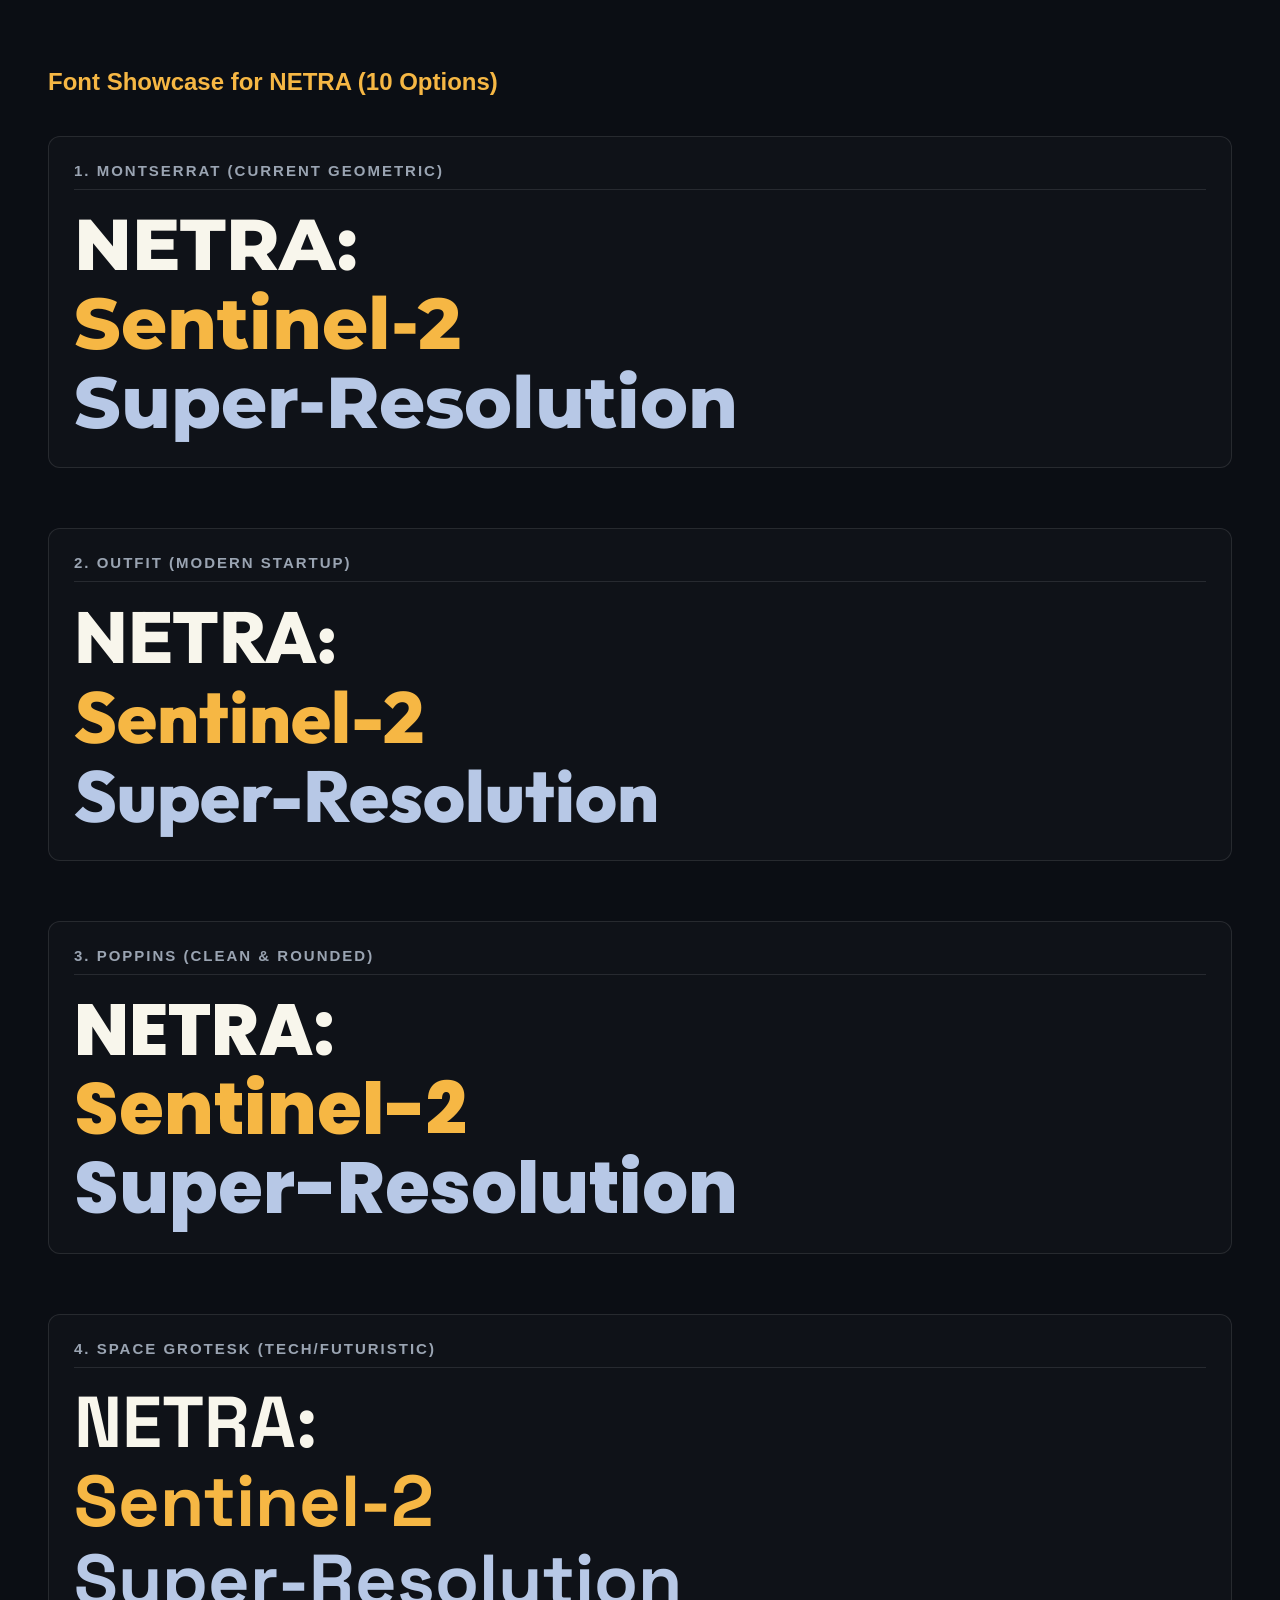
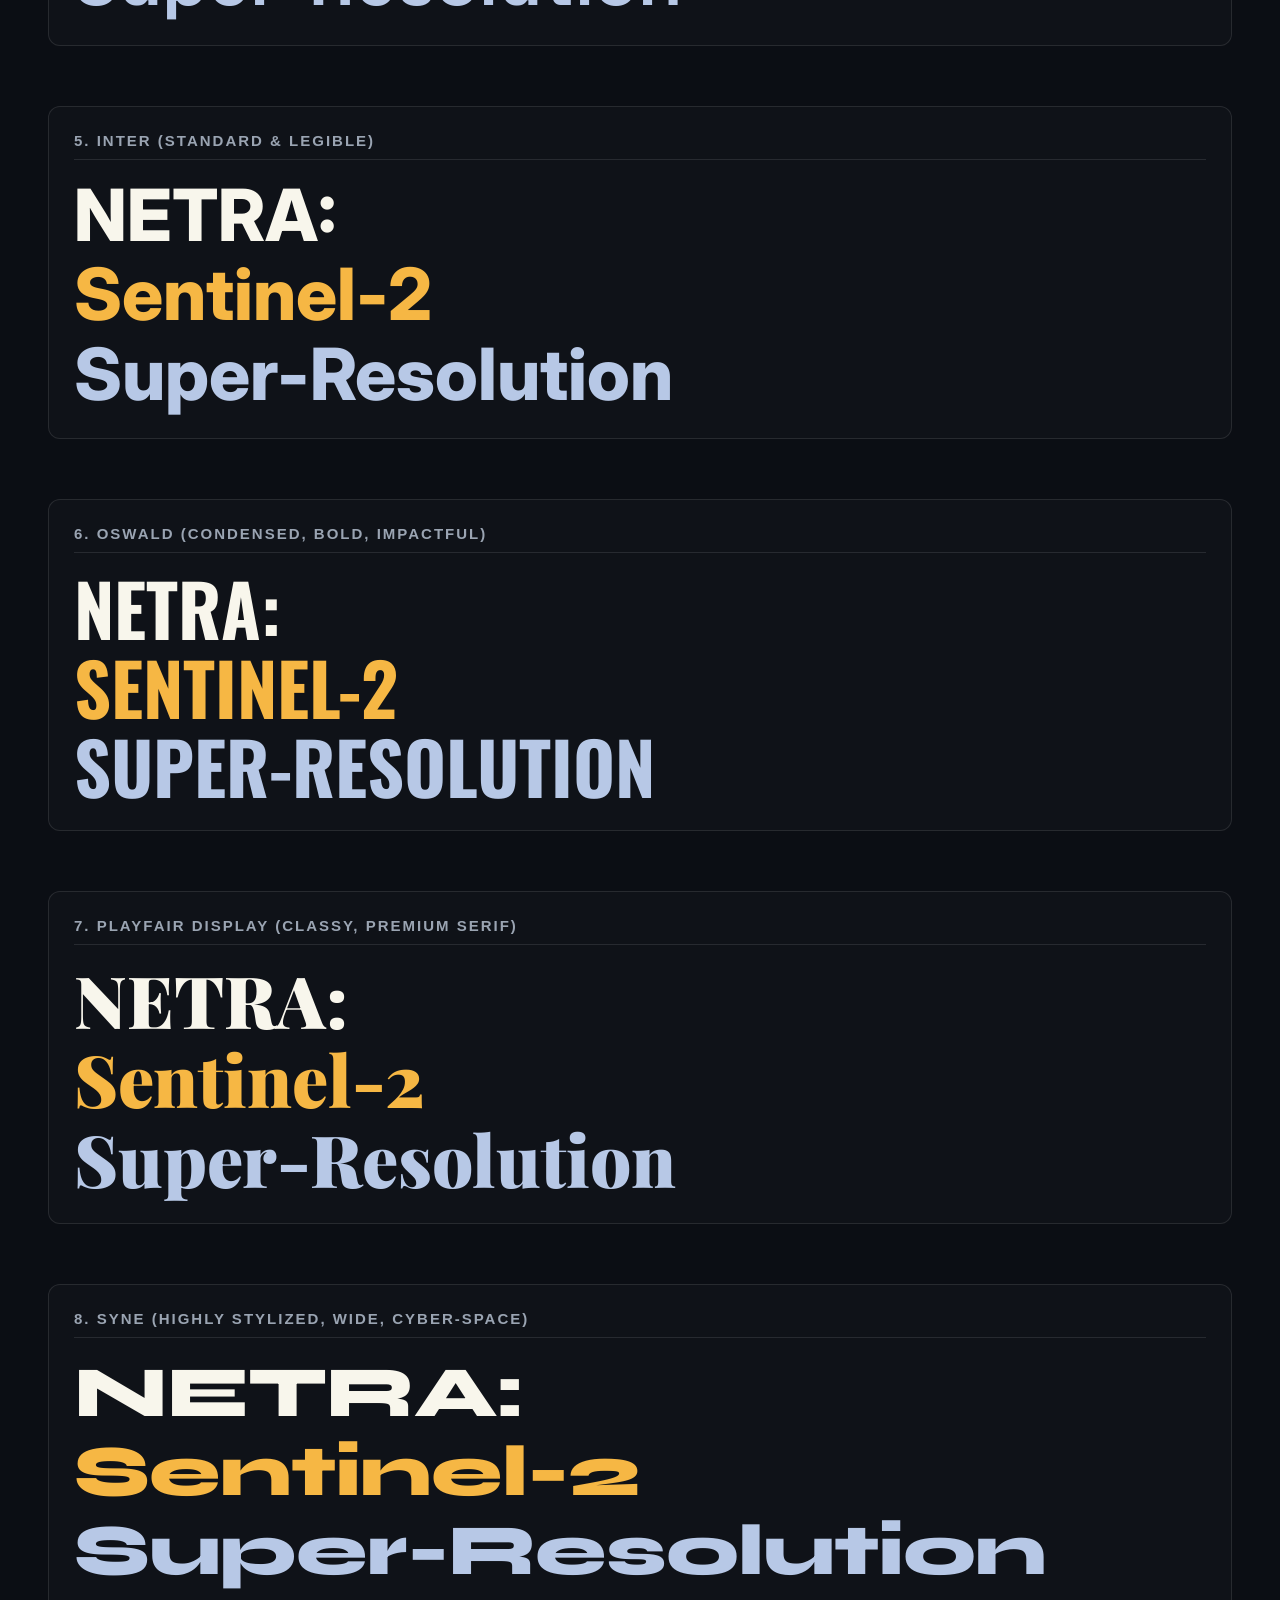
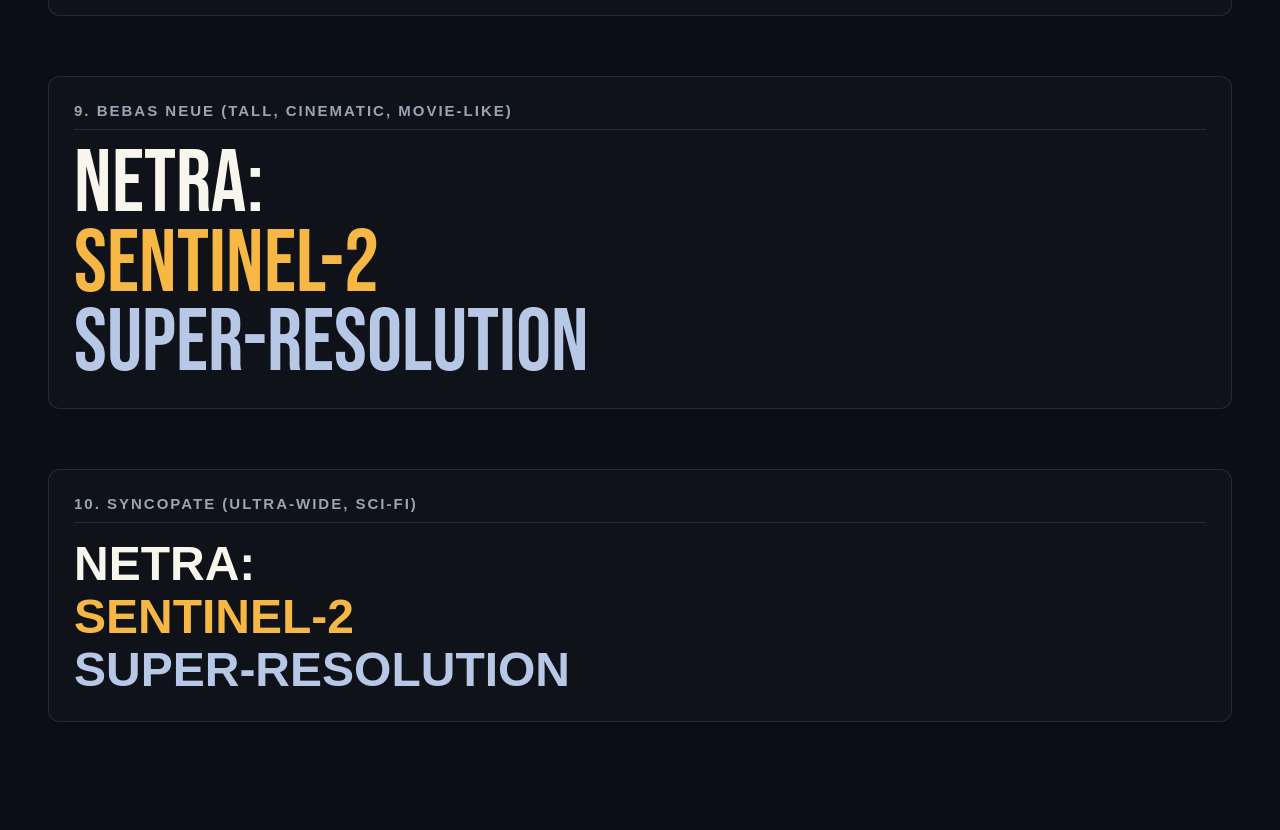
<file: frontend/fonts-preview.html>
<!DOCTYPE html>
<html lang='en'>
<head>
    <meta charset='UTF-8'>
    <title>Font Preview (Extended)</title>
    <link rel='preconnect' href='https://fonts.googleapis.com'>
    <link rel='preconnect' href='https://fonts.gstatic.com' crossorigin>
    <link href='https://fonts.googleapis.com/css2?family=Montserrat:wght@800&family=Outfit:wght@800&family=Poppins:wght@800&family=Space+Grotesk:wght@700&family=Inter:wght@800&family=Oswald:wght@700&family=Playfair+Display:wght@700;900&family=Syne:wght@700;800&family=Bebas+Neue&family=Syncopate:wght@700&display=swap' rel='stylesheet'>
    <style>
        body { background: #0B0E14; color: #fff; font-family: sans-serif; padding: 40px; }
        .preview-box { margin-bottom: 60px; padding: 25px; border: 1px solid rgba(255,255,255,0.1); border-radius: 12px; background: rgba(255,255,255,0.02); }
        .font-name { font-size: 15px; color: #9AA4B2; margin-bottom: 15px; text-transform: uppercase; letter-spacing: 2px; font-weight: bold; border-bottom: 1px solid rgba(255,255,255,0.1); padding-bottom: 10px; }
        .title { font-size: 4.5rem; line-height: 1.1; margin: 0; color: #F8F6EC; }
        .gold { color: #F6B744; }
        .blue { color: #B7C8E6; }
        
        .f-montserrat { font-family: 'Montserrat', sans-serif; font-weight: 800; }
        .f-outfit { font-family: 'Outfit', sans-serif; font-weight: 800; }
        .f-poppins { font-family: 'Poppins', sans-serif; font-weight: 800; }
        .f-space { font-family: 'Space Grotesk', sans-serif; font-weight: 700; }
        .f-inter { font-family: 'Inter', sans-serif; font-weight: 800; }
        
        .f-oswald { font-family: 'Oswald', sans-serif; font-weight: 700; text-transform: uppercase; }
        .f-playfair { font-family: 'Playfair Display', serif; font-weight: 900; }
        .f-syne { font-family: 'Syne', sans-serif; font-weight: 800; letter-spacing: -1px; }
        .f-bebas { font-family: 'Bebas Neue', sans-serif; font-size: 5.5rem; line-height: 0.9; }
        .f-syncopate { font-family: 'Syncopate', sans-serif; font-weight: 700; font-size: 3rem; text-transform: uppercase; }
    </style>
</head>
<body>
    <h2 style='color: #F6B744; margin-bottom: 40px;'>Font Showcase for NETRA (10 Options)</h2>

    <div class='preview-box'>
        <div class='font-name'>1. Montserrat (Current Geometric)</div>
        <div class='title f-montserrat'>NETRA:<br><span class='gold'>Sentinel-2</span><br><span class='blue'>Super-Resolution</span></div>
    </div>
    <div class='preview-box'>
        <div class='font-name'>2. Outfit (Modern Startup)</div>
        <div class='title f-outfit'>NETRA:<br><span class='gold'>Sentinel-2</span><br><span class='blue'>Super-Resolution</span></div>
    </div>
    <div class='preview-box'>
        <div class='font-name'>3. Poppins (Clean & Rounded)</div>
        <div class='title f-poppins'>NETRA:<br><span class='gold'>Sentinel-2</span><br><span class='blue'>Super-Resolution</span></div>
    </div>
    <div class='preview-box'>
        <div class='font-name'>4. Space Grotesk (Tech/Futuristic)</div>
        <div class='title f-space'>NETRA:<br><span class='gold'>Sentinel-2</span><br><span class='blue'>Super-Resolution</span></div>
    </div>
    <div class='preview-box'>
        <div class='font-name'>5. Inter (Standard & Legible)</div>
        <div class='title f-inter'>NETRA:<br><span class='gold'>Sentinel-2</span><br><span class='blue'>Super-Resolution</span></div>
    </div>
    
    <!-- New Options -->
    <div class='preview-box'>
        <div class='font-name'>6. Oswald (Condensed, Bold, Impactful)</div>
        <div class='title f-oswald'>NETRA:<br><span class='gold'>Sentinel-2</span><br><span class='blue'>Super-Resolution</span></div>
    </div>
    <div class='preview-box'>
        <div class='font-name'>7. Playfair Display (Classy, Premium Serif)</div>
        <div class='title f-playfair'>NETRA:<br><span class='gold'>Sentinel-2</span><br><span class='blue'>Super-Resolution</span></div>
    </div>
    <div class='preview-box'>
        <div class='font-name'>8. Syne (Highly Stylized, Wide, Cyber-Space)</div>
        <div class='title f-syne'>NETRA:<br><span class='gold'>Sentinel-2</span><br><span class='blue'>Super-Resolution</span></div>
    </div>
    <div class='preview-box'>
        <div class='font-name'>9. Bebas Neue (Tall, Cinematic, Movie-like)</div>
        <div class='title f-bebas'>NETRA:<br><span class='gold'>Sentinel-2</span><br><span class='blue'>Super-Resolution</span></div>
    </div>
    <div class='preview-box'>
        <div class='font-name'>10. Syncopate (Ultra-Wide, Sci-Fi)</div>
        <div class='title f-syncopate'>NETRA:<br><span class='gold'>Sentinel-2</span><br><span class='blue'>Super-Resolution</span></div>
    </div>
</body>
</html>
</file>
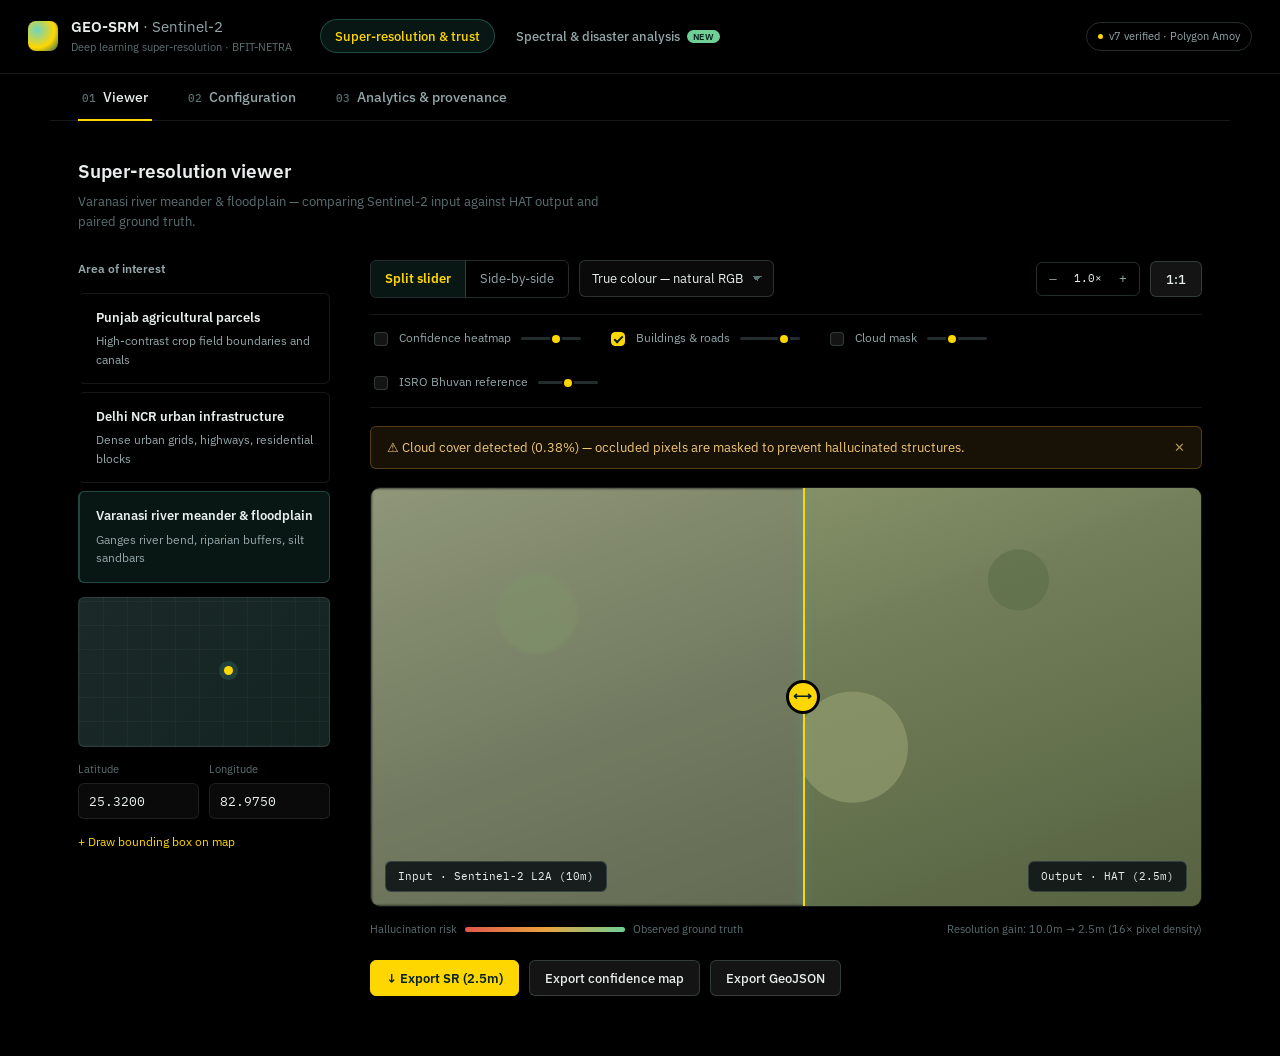
<file: frontend/geo-srm-redesign-v4.html>
<!DOCTYPE html>
<html lang="en">
<head>
<meta charset="UTF-8">
<title>GEO-SRM · Sentinel-2 — Redesign v2</title>
<link rel="preconnect" href="https://fonts.googleapis.com">
<link href="https://fonts.googleapis.com/css2?family=IBM+Plex+Sans:wght@400;500;600&family=IBM+Plex+Mono:wght@400;500&display=swap" rel="stylesheet">
<style>
  :root{
    --bg:#000000;
    --panel:#0A0A0A;
    --panel-raised:#141414;
    --border:rgba(140,170,172,0.14);
    --border-strong:rgba(140,170,172,0.26);
    --text-1:#E9EFEE;
    --text-2:#93A6A8;
    --text-3:#5C6F71;
    --accent:#FFD700;
    --accent-soft:rgba(79,184,166,0.12);
    --warn:#E8A33D;
    --warn-soft:rgba(232,163,61,0.10);
    --risk:#E2574C;
    --good:#6FCF97;
    --radius:10px;
    --radius-sm:6px;
    --sans:'IBM Plex Sans', -apple-system, sans-serif;
    --mono:'IBM Plex Mono', ui-monospace, monospace;
    --maxw:1180px;
  }
  *{box-sizing:border-box;}
  html,body{margin:0;padding:0;}
  body{
    background:var(--bg);color:var(--text-1);font-family:var(--sans);
    font-size:14px;line-height:1.55;-webkit-font-smoothing:antialiased;
  }
  ::selection{background:var(--accent-soft);}

  /* ---------- Header ---------- */
  header{
    display:flex;align-items:center;justify-content:space-between;
    padding:16px 28px;border-bottom:1px solid var(--border);
  }
  .brand{display:flex;align-items:center;gap:13px;}
  .brand-mark{
    width:30px;height:30px;border-radius:8px;flex-shrink:0;
    background:radial-gradient(circle at 30% 30%, #6ED4C2, var(--accent) 60%, #276456);
  }
  .brand-text h1{margin:0;font-size:14.5px;font-weight:600;}
  .brand-text h1 span{color:var(--text-2);font-weight:400;}
  .brand-text p{margin:1px 0 0;font-size:11px;color:var(--text-3);}
  .badge{
    display:flex;align-items:center;gap:6px;padding:5px 11px;border-radius:20px;
    font-size:11px;color:var(--text-2);border:1px solid var(--border-strong);
  }
  .badge .dot{width:5px;height:5px;border-radius:50%;background:var(--accent);}

  /* ---------- Tab nav ---------- */
  nav.tabs{
    display:flex;gap:6px;padding:0 28px;border-bottom:1px solid var(--border);
    max-width:var(--maxw);margin:0 auto;
  }
  nav.tabs button{
    font-family:var(--sans);background:none;border:none;color:var(--text-2);
    font-size:13.5px;font-weight:500;padding:14px 4px;margin-right:26px;
    cursor:pointer;position:relative;
  }
  nav.tabs button.active{color:var(--text-1);}
  nav.tabs button.active::after{
    content:"";position:absolute;left:0;right:0;bottom:-1px;height:2px;background:var(--accent);
  }
  nav.tabs button .n{
    font-family:var(--mono);font-size:10.5px;color:var(--text-3);margin-right:7px;
  }

  .page{display:none;max-width:var(--maxw);margin:0 auto;padding:36px 28px 60px;}
  .page.active{display:block;}

  /* ---------- Viewer page layout (AOI rail + main viewer) ---------- */
  .viewer-layout{display:grid;grid-template-columns:252px 1fr;gap:40px;}
  @media (max-width:900px){.viewer-layout{grid-template-columns:1fr;}}
  .aoi-rail h3{font-size:12px;font-weight:600;margin:0 0 14px;color:var(--text-2);text-transform:none;}

  .page-head{margin-bottom:28px;}
  .page-head h2{margin:0 0 6px;font-size:19px;font-weight:600;}
  .page-head p{margin:0;font-size:13px;color:var(--text-3);max-width:560px;}

  /* ---------- Viewer page ---------- */
  .toolbar{
    display:flex;align-items:center;justify-content:space-between;flex-wrap:wrap;gap:12px;
    margin-bottom:16px;
  }
  .toolbar-left,.toolbar-right{display:flex;align-items:center;gap:10px;flex-wrap:wrap;}
  select{
    background:var(--panel);border:1px solid var(--border-strong);border-radius:var(--radius-sm);
    padding:9px 30px 9px 12px;color:var(--text-1);font-family:var(--sans);font-size:13px;
    appearance:none;
    background-image:linear-gradient(45deg,transparent 50%,var(--text-3) 50%),linear-gradient(135deg,var(--text-3) 50%,transparent 50%);
    background-position:calc(100% - 16px) center, calc(100% - 11px) center;
    background-size:5px 5px,5px 5px;background-repeat:no-repeat;
  }
  .toggle-group{display:flex;border:1px solid var(--border-strong);border-radius:var(--radius-sm);overflow:hidden;}
  .toggle-group span{padding:8px 14px;font-size:12.5px;color:var(--text-2);cursor:pointer;}
  .toggle-group span.active{background:var(--accent-soft);color:var(--accent);font-weight:600;}
  .toggle-group span:not(:last-child){border-right:1px solid var(--border-strong);}
  .btn{
    font-family:var(--sans);font-size:12.5px;font-weight:500;padding:9px 15px;
    border-radius:var(--radius-sm);border:1px solid var(--border-strong);
    background:var(--panel-raised);color:var(--text-1);cursor:pointer;
  }
  .btn:hover{border-color:var(--accent);}
  .btn-primary{background:var(--accent);color:#08211C;border-color:var(--accent);font-weight:600;}
  .zoom-group{display:flex;align-items:center;gap:2px;border:1px solid var(--border-strong);border-radius:var(--radius-sm);padding:3px;}
  .zoom-group button{width:26px;height:26px;border:none;background:transparent;color:var(--text-2);border-radius:4px;cursor:pointer;}
  .zoom-group .zval{font-family:var(--mono);font-size:11px;padding:0 6px;}

  .layers-row{
    display:flex;gap:24px;flex-wrap:wrap;padding:14px 0;
    border-top:1px solid var(--border);border-bottom:1px solid var(--border);margin-bottom:18px;
  }
  .layer-toggle{display:flex;align-items:center;gap:8px;font-size:12px;color:var(--text-2);}
  .layer-toggle input[type=checkbox]{
    appearance:none;width:14px;height:14px;border-radius:4px;border:1px solid var(--border-strong);
    background:var(--panel-raised);cursor:pointer;position:relative;
  }
  .layer-toggle input[type=checkbox]:checked{background:var(--accent);border-color:var(--accent);}
  .layer-toggle input[type=checkbox]:checked::after{
    content:"";position:absolute;left:4px;top:1px;width:3px;height:7px;
    border:solid #08211C;border-width:0 2px 2px 0;transform:rotate(45deg);
  }
  .layer-toggle .opac{width:60px;}
  input[type=range]{-webkit-appearance:none;height:3px;border-radius:2px;background:var(--border-strong);outline:none;}
  input[type=range]::-webkit-slider-thumb{-webkit-appearance:none;width:12px;height:12px;border-radius:50%;background:var(--accent);cursor:pointer;border:2px solid #000000;}

  .alert{
    padding:11px 16px;border-radius:var(--radius-sm);background:var(--warn-soft);
    border:1px solid rgba(232,163,61,.3);display:flex;align-items:center;gap:10px;
    font-size:12.5px;color:#F0C879;margin-bottom:18px;
  }
  .alert .x{margin-left:auto;cursor:pointer;opacity:.7;}

  .viewer{
    display:grid;grid-template-columns:1fr 1fr 1fr;gap:1px;background:var(--border);
    border-radius:var(--radius);overflow:hidden;border:1px solid var(--border);
  }
  .pane{background:var(--panel);}
  .pane-head{padding:11px 14px;font-size:12px;color:var(--text-2);border-bottom:1px solid var(--border);display:flex;justify-content:space-between;}
  .pane-head b{color:var(--text-1);font-weight:600;}
  .pane-img{height:320px;}
  .tex1{background:radial-gradient(circle at 20% 30%, rgba(120,150,90,.55) 0 40px, transparent 41px),radial-gradient(circle at 60% 65%, rgba(150,160,110,.5) 0 55px, transparent 56px),radial-gradient(circle at 80% 20%, rgba(90,110,70,.5) 0 30px, transparent 31px),linear-gradient(160deg,#8F9A6E,#6F7C55 45%,#54613F);filter:saturate(.75) contrast(.9) blur(1.5px);}
  .tex2{background:radial-gradient(circle at 22% 32%, rgba(120,150,90,.65) 0 40px, transparent 41px),radial-gradient(circle at 58% 62%, rgba(150,160,110,.6) 0 55px, transparent 56px),radial-gradient(circle at 78% 22%, rgba(90,110,70,.6) 0 30px, transparent 31px),linear-gradient(160deg,#94A072,#727F58 45%,#576440);filter:saturate(.9) contrast(1.05);}
  .tex3{background:radial-gradient(circle at 24% 34%, rgba(110,120,95,.6) 0 38px, transparent 39px),radial-gradient(circle at 55% 60%, rgba(160,150,120,.55) 0 60px, transparent 61px),linear-gradient(160deg,#8D8975,#6D6C5B 45%,#524F42);filter:saturate(.8) contrast(1);}
  .pane-foot{padding:9px 14px;display:flex;justify-content:space-between;font-family:var(--mono);font-size:10.5px;color:var(--text-3);border-top:1px solid var(--border);}

  .scale-bar{margin-top:18px;display:flex;flex-direction:column;gap:8px;}
  .scale-bar .grad{height:6px;border-radius:3px;background:linear-gradient(90deg,var(--risk),var(--warn),var(--good));}
  .scale-bar .labels{display:flex;justify-content:space-between;font-size:10.5px;color:var(--text-3);}

  .export-row{display:flex;gap:10px;margin-top:22px;}

  /* ---------- Configuration page ---------- */
  .config-grid{display:grid;grid-template-columns:1fr 1fr;gap:56px;}
  @media (max-width:820px){.config-grid{grid-template-columns:1fr;}}
  .config-col h3{font-size:13px;font-weight:600;margin:0 0 16px;color:var(--text-1);}
  .aoi-card{
    padding:14px 16px;border-radius:var(--radius-sm);border:1px solid var(--border);
    border-left:2px solid transparent;cursor:pointer;margin-bottom:8px;
  }
  .aoi-card:hover{border-color:var(--border-strong);}
  .aoi-card.active{border-left-color:var(--accent);background:var(--accent-soft);border-color:rgba(79,184,166,.3);}
  .aoi-card h4{margin:0 0 4px;font-size:13px;font-weight:600;}
  .aoi-card p{margin:0;font-size:12px;color:var(--text-2);}
  .map-preview{
    height:150px;border-radius:var(--radius-sm);margin-top:14px;position:relative;overflow:hidden;
    border:1px solid var(--border);
    background:repeating-linear-gradient(0deg, rgba(255,255,255,.03) 0 1px, transparent 1px 24px),repeating-linear-gradient(90deg, rgba(255,255,255,.03) 0 1px, transparent 1px 24px),linear-gradient(135deg,#1B2A28,#122320);
  }
  .map-preview .pin{position:absolute;top:46%;left:58%;width:9px;height:9px;border-radius:50%;background:var(--accent);box-shadow:0 0 0 5px rgba(79,184,166,.18);}
  .coord-row{display:flex;gap:10px;margin-top:14px;}
  .field{flex:1;}
  .field label{display:block;font-size:11px;color:var(--text-3);margin-bottom:5px;}
  .field input{width:100%;background:var(--panel);border:1px solid var(--border);border-radius:var(--radius-sm);padding:9px 10px;color:var(--text-1);font-family:var(--mono);font-size:12.5px;}
  .link-action{font-size:12px;color:var(--accent);cursor:pointer;margin-top:14px;display:inline-block;}

  .form-group{margin-bottom:20px;}
  .form-group label{display:block;font-size:12px;color:var(--text-2);margin-bottom:7px;}
  .form-group select{width:100%;padding:10px 30px 10px 12px;}
  .slider-row{display:flex;align-items:center;justify-content:space-between;margin-bottom:8px;}
  .slider-row label{margin:0;font-size:12px;color:var(--text-2);}
  .slider-row .val{font-family:var(--mono);font-size:12px;color:var(--accent);}
  .form-group input[type=range]{width:100%;}

  /* ---------- Analytics page ---------- */
  .analytics-section{padding:28px 0;border-bottom:1px solid var(--border);}
  .analytics-section:first-child{padding-top:0;}
  .analytics-section:last-child{border-bottom:none;}
  .sec-title{display:flex;align-items:baseline;justify-content:space-between;margin-bottom:18px;}
  .sec-title h3{margin:0;font-size:14.5px;font-weight:600;}
  .sec-title span{font-size:11.5px;color:var(--text-3);}
  .stat-row{display:flex;gap:0;flex-wrap:wrap;}
  .stat{flex:1;min-width:130px;padding:0 24px;border-left:1px solid var(--border);}
  .stat:first-child{padding-left:0;border-left:none;}
  .stat .v{font-family:var(--mono);font-size:24px;font-weight:500;color:var(--text-1);}
  .stat .v.good{color:var(--good);}
  .stat .l{font-size:11.5px;color:var(--text-3);margin-top:5px;}
  .sec-note{font-size:13px;color:var(--text-2);max-width:640px;margin-top:18px;line-height:1.6;}
  .kv-strip{display:flex;gap:36px;margin-top:16px;flex-wrap:wrap;}
  .kv-strip div{font-size:12px;color:var(--text-3);}
  .kv-strip div b{display:block;color:var(--text-1);font-family:var(--mono);font-size:13px;font-weight:500;margin-top:3px;}

  .pipeline-grid{display:grid;grid-template-columns:repeat(4,1fr);gap:1px;background:var(--border);border:1px solid var(--border);border-radius:var(--radius);overflow:hidden;margin-top:4px;}
  @media (max-width:820px){.pipeline-grid{grid-template-columns:repeat(2,1fr);}}
  .pcell{background:var(--panel);padding:15px 16px;}
  .pcell .l{font-size:10.5px;color:var(--text-3);margin-bottom:6px;}
  .pcell .v{font-family:var(--mono);font-size:12.5px;color:var(--text-1);line-height:1.5;}
  .chain-row{
    display:flex;align-items:center;justify-content:space-between;flex-wrap:wrap;gap:12px;
    margin-top:16px;padding:14px 16px;border:1px solid var(--border);border-radius:var(--radius-sm);
  }
  .chain-row p{margin:0;font-size:12px;color:var(--text-2);}
  .chain-row p b{color:var(--text-1);font-weight:600;}

  /* ---------- Mode pills (header) ---------- */
  .mode-pills{display:flex;gap:6px;}
  .mode-pill{
    display:flex;align-items:center;gap:7px;padding:8px 14px;border-radius:20px;
    font-size:12.5px;font-weight:500;color:var(--text-2);border:1px solid transparent;
    cursor:pointer;background:transparent;font-family:var(--sans);
  }
  .mode-pill.active{background:var(--accent-soft);color:var(--accent);border-color:rgba(79,184,166,.3);}
  .mode-pill .tag-new{
    font-size:9px;font-weight:600;color:#08211C;background:var(--good);
    padding:1px 6px;border-radius:8px;letter-spacing:.3px;
  }

  /* ---------- Split slider comparison ---------- */
  .split-view{
    position:relative;height:420px;border-radius:var(--radius);overflow:hidden;
    border:1px solid var(--border);user-select:none;
  }
  .split-view .layer{position:absolute;inset:0;}
  .split-view .layer.over{clip-path:inset(0 0 0 52%);}
  .split-handle{position:absolute;top:0;bottom:0;left:52%;width:0;pointer-events:none;}
  .split-handle::before{
    content:"";position:absolute;top:0;bottom:0;left:0;width:2px;background:var(--accent);
    box-shadow:0 0 10px rgba(79,184,166,.6);
  }
  .split-grip{
    position:absolute;top:50%;left:0;transform:translate(-50%,-50%);
    width:34px;height:34px;border-radius:50%;background:var(--accent);color:#08211C;
    display:flex;align-items:center;justify-content:center;font-size:13px;font-weight:600;
    cursor:ew-resize;pointer-events:all;border:3px solid var(--bg);
  }
  .split-tag{
    position:absolute;bottom:14px;padding:6px 12px;border-radius:6px;
    background:rgba(13,19,21,.88);font-size:11px;color:var(--text-1);
    border:1px solid var(--border-strong);font-family:var(--mono);
  }
  .split-tag.left{left:14px;}
  .split-tag.right{right:14px;}
  .split-legend{
    display:flex;align-items:center;justify-content:space-between;flex-wrap:wrap;gap:10px;
    margin-top:14px;font-size:11px;color:var(--text-3);
  }
  .split-legend .grad-inline{width:160px;height:5px;border-radius:3px;background:linear-gradient(90deg,var(--risk),var(--warn),var(--good));}
  .split-legend .legend-l{display:flex;align-items:center;gap:8px;}
</style>
</head>
<body>

<header>
  <div style="display:flex;align-items:center;gap:28px;">
    <div class="brand">
      <div class="brand-mark"></div>
      <div class="brand-text">
        <h1>GEO-SRM <span>· Sentinel-2</span></h1>
        <p>Deep learning super-resolution · BFIT-NETRA</p>
      </div>
    </div>
    <div class="mode-pills">
      <button class="mode-pill active" data-mode="sr">Super-resolution &amp; trust</button>
      <button class="mode-pill" data-mode="spectral">Spectral &amp; disaster analysis <span class="tag-new">NEW</span></button>
    </div>
  </div>
  <div class="badge"><span class="dot"></span> v7 verified · Polygon Amoy</div>
</header>

<nav class="tabs">
  <button class="active" data-page="viewer"><span class="n">01</span>Viewer</button>
  <button data-page="config"><span class="n">02</span>Configuration</button>
  <button data-page="analytics"><span class="n">03</span>Analytics &amp; provenance</button>
</nav>

<!-- ============ PAGE 1: VIEWER ============ -->
<section class="page active" id="page-viewer">
  <div class="page-head">
    <h2>Super-resolution viewer</h2>
    <p>Varanasi river meander &amp; floodplain — comparing Sentinel-2 input against HAT output and paired ground truth.</p>
  </div>

  <div class="viewer-layout">
  <div class="aoi-rail">
    <h3>Area of interest</h3>
    <div class="aoi-card">
      <h4>Punjab agricultural parcels</h4>
      <p>High-contrast crop field boundaries and canals</p>
    </div>
    <div class="aoi-card">
      <h4>Delhi NCR urban infrastructure</h4>
      <p>Dense urban grids, highways, residential blocks</p>
    </div>
    <div class="aoi-card active">
      <h4>Varanasi river meander &amp; floodplain</h4>
      <p>Ganges river bend, riparian buffers, silt sandbars</p>
    </div>
    <div class="map-preview"><div class="pin"></div></div>
    <div class="coord-row">
      <div class="field"><label>Latitude</label><input value="25.3200"></div>
      <div class="field"><label>Longitude</label><input value="82.9750"></div>
    </div>
    <span class="link-action">+ Draw bounding box on map</span>
  </div>

  <div class="viewer-main">
  <div class="toolbar">
    <div class="toolbar-left">
      <div class="toggle-group" id="view-toggle">
        <span class="active" data-view="split">Split slider</span>
        <span data-view="grid">Side-by-side</span>
      </div>
      <select><option>True colour — natural RGB</option></select>
    </div>
    <div class="toolbar-right">
      <div class="zoom-group"><button>–</button><span class="zval">1.0×</span><button>+</button></div>
      <button class="btn">1:1</button>
    </div>
  </div>

  <div class="layers-row">
    <label class="layer-toggle"><input type="checkbox"> Confidence heatmap <input type="range" class="opac" value="60"></label>
    <label class="layer-toggle"><input type="checkbox" checked> Buildings &amp; roads <input type="range" class="opac" value="80"></label>
    <label class="layer-toggle"><input type="checkbox"> Cloud mask <input type="range" class="opac" value="40"></label>
    <label class="layer-toggle"><input type="checkbox"> ISRO Bhuvan reference <input type="range" class="opac" value="50"></label>
  </div>

  <div class="alert">⚠ Cloud cover detected (0.38%) — occluded pixels are masked to prevent hallucinated structures.<span class="x">✕</span></div>

  <!-- Split slider comparison (default) -->
  <div class="split-view" id="split-view">
    <div class="layer base tex1"></div>
    <div class="layer over tex2" id="split-over"></div>
    <div class="split-handle" id="split-handle">
      <div class="split-grip">⟷</div>
    </div>
    <div class="split-tag left">Input · Sentinel-2 L2A (10m)</div>
    <div class="split-tag right">Output · HAT (2.5m)</div>
  </div>
  <div class="split-legend">
    <div class="legend-l"><span>Hallucination risk</span><div class="grad-inline"></div><span>Observed ground truth</span></div>
    <span>Resolution gain: 10.0m → 2.5m (16× pixel density)</span>
  </div>

  <!-- Side-by-side 3-pane comparison (alternate) -->
  <div class="viewer" id="grid-view" style="display:none;margin-top:0;">
    <div class="pane">
      <div class="pane-head">Input <b>Sentinel-2 L2A · 10m</b></div>
      <div class="pane-img tex1"></div>
      <div class="pane-foot"><span>128 × 128 px</span><span>LR source</span></div>
    </div>
    <div class="pane">
      <div class="pane-head">Output <b>HAT · 2.5m</b></div>
      <div class="pane-img tex2"></div>
      <div class="pane-foot"><span>512 × 512 px</span><span>4× / 16× density</span></div>
    </div>
    <div class="pane">
      <div class="pane-head">Reference <b>Ground truth · 1.5m</b></div>
      <div class="pane-img tex3"></div>
      <div class="pane-foot"><span>SPOT 6/7 optical</span><span>Paired ground truth</span></div>
    </div>
  </div>

  <div class="export-row">
    <button class="btn btn-primary">↓ Export SR (2.5m)</button>
    <button class="btn">Export confidence map</button>
    <button class="btn">Export GeoJSON</button>
  </div>
  </div><!-- /viewer-main -->
  </div><!-- /viewer-layout -->
</section>

<!-- ============ PAGE: SPECTRAL & DISASTER ANALYSIS (placeholder) ============ -->
<section class="page" id="page-spectral">
  <div class="page-head">
    <h2>Spectral &amp; disaster analysis</h2>
    <p>NDVI, burn scars, flood extent and change detection on the same super-resolved Sentinel-2 stack.</p>
  </div>
  <div style="border:1px dashed var(--border-strong);border-radius:var(--radius);padding:48px 24px;text-align:center;color:var(--text-3);font-size:13px;">
    This module is coming soon — it will reuse the AOI and HAT output from the Super-resolution tab.
  </div>
</section>

<!-- ============ PAGE 2: CONFIGURATION ============ -->
<section class="page" id="page-config">
  <div class="page-head">
    <h2>Configuration</h2>
    <p>Set up the inference engine before running super-resolution. Area selection now lives in the Viewer tab.</p>
  </div>

  <div class="config-grid" style="grid-template-columns:1fr;max-width:480px;">
    <div class="config-col">
      <h3>Model &amp; inference engine</h3>
      <div class="form-group">
        <label>Architecture</label>
        <select><option>HAT — Hybrid Attention Transformer</option></select>
      </div>
      <div class="form-group">
        <label>Target resolution</label>
        <select><option>4× upscaling — 10.0m → 2.5m (sub-4m GSD)</option></select>
      </div>
      <div class="form-group">
        <label>Acquisition mode</label>
        <div class="toggle-group" style="width:100%;">
          <span class="active" style="flex:1;text-align:center;">Single pass</span>
          <span style="flex:1;text-align:center;">Multi-temporal (3-pass)</span>
        </div>
      </div>
      <div class="form-group">
        <div class="slider-row"><label>MC-dropout passes</label><span class="val">8 passes</span></div>
        <input type="range" min="1" max="16" value="8">
      </div>
      <span class="link-action">↑ Upload custom GeoTIFF / tile</span>
    </div>
  </div>
</section>

<!-- ============ PAGE 3: ANALYTICS ============ -->
<section class="page" id="page-analytics">
  <div class="page-head">
    <h2>Analytics &amp; provenance</h2>
    <p>Uncertainty, validation against ground truth, detected infrastructure, and the inference chain of custody.</p>
  </div>

  <div class="analytics-section">
    <div class="sec-title"><h3>Hallucination &amp; uncertainty</h3><span>Scientific trust verification</span></div>
    <div class="stat-row">
      <div class="stat"><div class="v good">97.66%</div><div class="l">Avg. confidence score</div></div>
      <div class="stat"><div class="v">0</div><div class="l">MC-dropout variance</div></div>
      <div class="stat"><div class="v">0.84°</div><div class="l">Spectral angle (SAM)</div></div>
      <div class="stat"><div class="v">0.0008</div><div class="l">Cycle-consistency MAE</div></div>
    </div>
    <p class="sec-note">Verified via ESA opensr-test and Monte-Carlo dropout variance, so judges can check whether fine boundaries are physically observed by Sentinel-2 or synthesised by the model.</p>
  </div>

  <div class="analytics-section">
    <div class="sec-title"><h3>Validation vs. HR reference</h3><span>Paired ground truth</span></div>
    <div class="stat-row">
      <div class="stat"><div class="v">12.81 dB</div><div class="l">PSNR vs HR reference</div></div>
      <div class="stat"><div class="v">0.0742</div><div class="l">SSIM structure index</div></div>
      <div class="stat"><div class="v">17.45</div><div class="l">ERGAS synthesis error</div></div>
      <div class="stat"><div class="v">912 ms</div><div class="l">Inference latency (CPU)</div></div>
    </div>
    <div class="kv-strip">
      <div>AROSICS shift (x, y)<b>−32px, −32px</b></div>
      <div>Reference source<b>WorldStrat · SPOT 1.5m</b></div>
      <div>Last validated<b>2026-09-14</b></div>
    </div>
  </div>

  <div class="analytics-section">
    <div class="sec-title"><h3>Detected infrastructure</h3><span>Multi-class extraction</span></div>
    <div class="stat-row">
      <div class="stat"><div class="v">572</div><div class="l">Building footprints</div></div>
      <div class="stat"><div class="v">0.65 km</div><div class="l">Road corridors</div></div>
      <div class="stat"><div class="v good">98.2%</div><div class="l">Detection confidence</div></div>
    </div>
    <p class="sec-note">Full vector topology exported as GeoJSON with per-feature confidence metrics for downstream GIS analysis.</p>
  </div>

  <div class="analytics-section">
    <div class="sec-title"><h3>Pipeline verification</h3><span>Live provenance</span></div>
    <div class="pipeline-grid">
      <div class="pcell"><div class="l">Active checkpoint</div><div class="v">hat_worldstrat_x4.onnx</div></div>
      <div class="pcell"><div class="l">Dropout mode</div><div class="v">MC-active · 8 passes</div></div>
      <div class="pcell"><div class="l">Array dimensions</div><div class="v">128×128 → 512×512</div></div>
      <div class="pcell"><div class="l">Stage 2 sharpening</div><div class="v">None (raw output)</div></div>
      <div class="pcell"><div class="l">Ground truth reference</div><div class="v">WorldStrat · SPOT 1.5m</div></div>
      <div class="pcell"><div class="l">Temporal fusion</div><div class="v">Single-pass (default)</div></div>
      <div class="pcell"><div class="l">Blockchain provenance</div><div class="v">v3 · 0x0194ca74…</div></div>
      <div class="pcell"><div class="l">Per-pixel variance</div><div class="v">min 0.0 · max 0.0</div></div>
    </div>
    <div class="chain-row">
      <p>On-chain provenance: <b>sub-11cm geo-tagging</b> · SHA-256 anchored to Polygon Amoy testnet, chain ID 80002</p>
      <button class="btn">View on explorer</button>
    </div>
  </div>
</section>

<script>
  // page tabs (Viewer / Configuration / Analytics)
  document.querySelectorAll('nav.tabs button').forEach(btn=>{
    btn.addEventListener('click',()=>{
      document.querySelectorAll('nav.tabs button').forEach(b=>b.classList.remove('active'));
      document.querySelectorAll('.page').forEach(p=>p.classList.remove('active'));
      btn.classList.add('active');
      document.getElementById('page-'+btn.dataset.page).classList.add('active');
    });
  });

  // header mode pills (Super-resolution vs Spectral & disaster)
  document.querySelectorAll('.mode-pill').forEach(pill=>{
    pill.addEventListener('click',()=>{
      document.querySelectorAll('.mode-pill').forEach(p=>p.classList.remove('active'));
      pill.classList.add('active');
      document.querySelectorAll('nav.tabs button').forEach(b=>b.classList.remove('active'));
      document.querySelectorAll('.page').forEach(p=>p.classList.remove('active'));
      if(pill.dataset.mode==='spectral'){
        document.getElementById('page-spectral').classList.add('active');
      }else{
        document.querySelector('nav.tabs button[data-page="viewer"]').classList.add('active');
        document.getElementById('page-viewer').classList.add('active');
      }
    });
  });

  // split slider vs side-by-side toggle
  document.getElementById('view-toggle').querySelectorAll('span').forEach(s=>{
    s.addEventListener('click',()=>{
      document.getElementById('view-toggle').querySelectorAll('span').forEach(x=>x.classList.remove('active'));
      s.classList.add('active');
      const split=s.dataset.view==='split';
      document.getElementById('split-view').style.display=split?'block':'none';
      document.querySelector('.split-legend').style.display=split?'flex':'none';
      document.getElementById('grid-view').style.display=split?'none':'grid';
    });
  });

  // draggable split handle
  (function(){
    const view=document.getElementById('split-view');
    const handle=document.getElementById('split-handle');
    const over=document.getElementById('split-over');
    let dragging=false;
    function setPct(clientX){
      const rect=view.getBoundingClientRect();
      let pct=((clientX-rect.left)/rect.width)*100;
      pct=Math.max(4,Math.min(96,pct));
      handle.style.left=pct+'%';
      over.style.clipPath='inset(0 0 0 '+pct+'%)';
    }
    handle.addEventListener('mousedown',()=>{dragging=true;});
    window.addEventListener('mouseup',()=>{dragging=false;});
    window.addEventListener('mousemove',(e)=>{if(dragging)setPct(e.clientX);});
    view.addEventListener('click',(e)=>{ if(e.target.closest('.split-grip')) return; setPct(e.clientX); });
  })();

  document.querySelectorAll('.aoi-card').forEach(c=>{
    c.addEventListener('click',()=>{
      document.querySelectorAll('.aoi-card').forEach(x=>x.classList.remove('active'));
      c.classList.add('active');
    });
  });
  document.querySelectorAll('.config-grid .toggle-group, .toolbar-left .toggle-group:not(#view-toggle)').forEach(g=>{
    g.querySelectorAll('span').forEach(s=>{
      s.addEventListener('click',()=>{
        g.querySelectorAll('span').forEach(x=>x.classList.remove('active'));
        s.classList.add('active');
      });
    });
  });
  document.querySelectorAll('input[type=range]').forEach(r=>{
    r.addEventListener('input',()=>{
      const row=r.closest('.slider-row');
      if(row) row.querySelector('.val').textContent = r.value + ' passes';
    });
  });
</script>

</body>
</html>
</file>
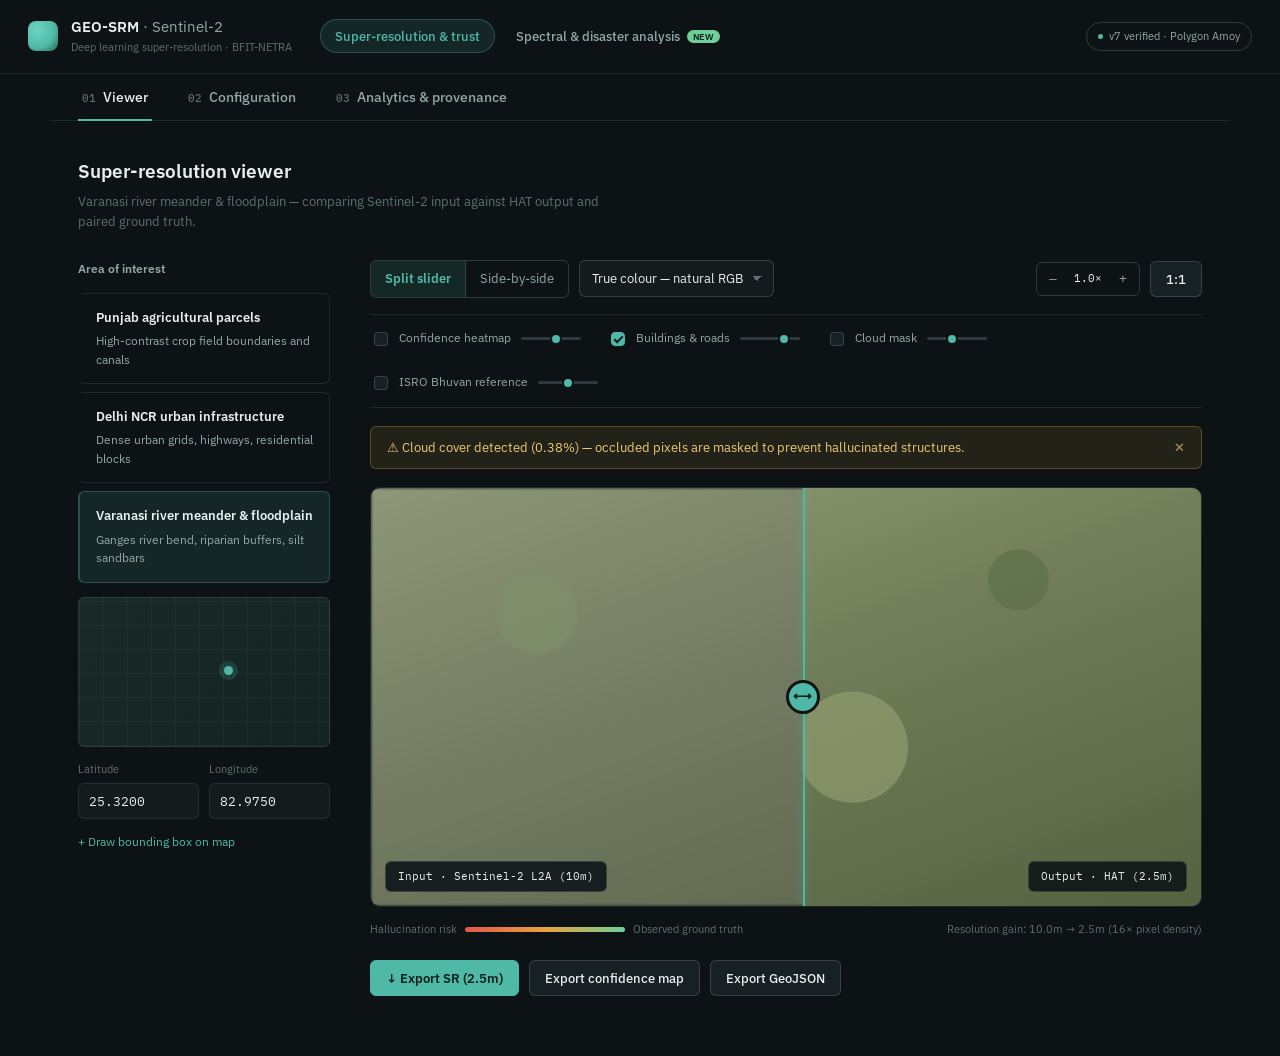
<file: frontend/geo-srm-redesign-v6.html>
<!DOCTYPE html>
<html lang="en">
<head>
<meta charset="UTF-8">
<title>GEO-SRM · Sentinel-2 — Redesign v2</title>
<link rel="preconnect" href="https://fonts.googleapis.com">
<link href="https://fonts.googleapis.com/css2?family=IBM+Plex+Sans:wght@400;500;600&family=IBM+Plex+Mono:wght@400;500&display=swap" rel="stylesheet">
<style>
  :root{
    --bg:#0D1315;
    --panel:#131B1D;
    --panel-raised:#172023;
    --border:rgba(140,170,172,0.14);
    --border-strong:rgba(140,170,172,0.26);
    --text-1:#E9EFEE;
    --text-2:#93A6A8;
    --text-3:#5C6F71;
    --accent:#4FB8A6;
    --accent-soft:rgba(79,184,166,0.12);
    --warn:#E8A33D;
    --warn-soft:rgba(232,163,61,0.10);
    --risk:#E2574C;
    --good:#6FCF97;
    --radius:10px;
    --radius-sm:6px;
    --sans:'IBM Plex Sans', -apple-system, sans-serif;
    --mono:'IBM Plex Mono', ui-monospace, monospace;
    --maxw:1180px;
  }
  *{box-sizing:border-box;}
  html,body{margin:0;padding:0;}
  body{
    background:var(--bg);color:var(--text-1);font-family:var(--sans);
    font-size:14px;line-height:1.55;-webkit-font-smoothing:antialiased;
  }
  ::selection{background:var(--accent-soft);}

  /* ---------- Header ---------- */
  header{
    display:flex;align-items:center;justify-content:space-between;
    padding:16px 28px;border-bottom:1px solid var(--border);
  }
  .brand{display:flex;align-items:center;gap:13px;}
  .brand-mark{
    width:30px;height:30px;border-radius:8px;flex-shrink:0;
    background:radial-gradient(circle at 30% 30%, #6ED4C2, var(--accent) 60%, #276456);
  }
  .brand-text h1{margin:0;font-size:14.5px;font-weight:600;}
  .brand-text h1 span{color:var(--text-2);font-weight:400;}
  .brand-text p{margin:1px 0 0;font-size:11px;color:var(--text-3);}
  .badge{
    display:flex;align-items:center;gap:6px;padding:5px 11px;border-radius:20px;
    font-size:11px;color:var(--text-2);border:1px solid var(--border-strong);
  }
  .badge .dot{width:5px;height:5px;border-radius:50%;background:var(--accent);}

  /* ---------- Tab nav ---------- */
  nav.tabs{
    display:flex;gap:6px;padding:0 28px;border-bottom:1px solid var(--border);
    max-width:var(--maxw);margin:0 auto;
  }
  nav.tabs button{
    font-family:var(--sans);background:none;border:none;color:var(--text-2);
    font-size:13.5px;font-weight:500;padding:14px 4px;margin-right:26px;
    cursor:pointer;position:relative;
  }
  nav.tabs button.active{color:var(--text-1);}
  nav.tabs button.active::after{
    content:"";position:absolute;left:0;right:0;bottom:-1px;height:2px;background:var(--accent);
  }
  nav.tabs button .n{
    font-family:var(--mono);font-size:10.5px;color:var(--text-3);margin-right:7px;
  }

  .page{display:none;max-width:var(--maxw);margin:0 auto;padding:36px 28px 60px;}
  .page.active{display:block;}

  /* ---------- Viewer page layout (AOI rail + main viewer) ---------- */
  .viewer-layout{display:grid;grid-template-columns:252px 1fr;gap:40px;}
  @media (max-width:900px){.viewer-layout{grid-template-columns:1fr;}}
  .aoi-rail h3{font-size:12px;font-weight:600;margin:0 0 14px;color:var(--text-2);text-transform:none;}

  .page-head{margin-bottom:28px;}
  .page-head h2{margin:0 0 6px;font-size:19px;font-weight:600;}
  .page-head p{margin:0;font-size:13px;color:var(--text-3);max-width:560px;}

  /* ---------- Viewer page ---------- */
  .toolbar{
    display:flex;align-items:center;justify-content:space-between;flex-wrap:wrap;gap:12px;
    margin-bottom:16px;
  }
  .toolbar-left,.toolbar-right{display:flex;align-items:center;gap:10px;flex-wrap:wrap;}
  select{
    background:var(--panel);border:1px solid var(--border-strong);border-radius:var(--radius-sm);
    padding:9px 30px 9px 12px;color:var(--text-1);font-family:var(--sans);font-size:13px;
    appearance:none;
    background-image:linear-gradient(45deg,transparent 50%,var(--text-3) 50%),linear-gradient(135deg,var(--text-3) 50%,transparent 50%);
    background-position:calc(100% - 16px) center, calc(100% - 11px) center;
    background-size:5px 5px,5px 5px;background-repeat:no-repeat;
  }
  .toggle-group{display:flex;border:1px solid var(--border-strong);border-radius:var(--radius-sm);overflow:hidden;}
  .toggle-group span{padding:8px 14px;font-size:12.5px;color:var(--text-2);cursor:pointer;}
  .toggle-group span.active{background:var(--accent-soft);color:var(--accent);font-weight:600;}
  .toggle-group span:not(:last-child){border-right:1px solid var(--border-strong);}
  .btn{
    font-family:var(--sans);font-size:12.5px;font-weight:500;padding:9px 15px;
    border-radius:var(--radius-sm);border:1px solid var(--border-strong);
    background:var(--panel-raised);color:var(--text-1);cursor:pointer;
  }
  .btn:hover{border-color:var(--accent);}
  .btn-primary{background:var(--accent);color:#08211C;border-color:var(--accent);font-weight:600;}
  .zoom-group{display:flex;align-items:center;gap:2px;border:1px solid var(--border-strong);border-radius:var(--radius-sm);padding:3px;}
  .zoom-group button{width:26px;height:26px;border:none;background:transparent;color:var(--text-2);border-radius:4px;cursor:pointer;}
  .zoom-group .zval{font-family:var(--mono);font-size:11px;padding:0 6px;}

  .layers-row{
    display:flex;gap:24px;flex-wrap:wrap;padding:14px 0;
    border-top:1px solid var(--border);border-bottom:1px solid var(--border);margin-bottom:18px;
  }
  .layer-toggle{display:flex;align-items:center;gap:8px;font-size:12px;color:var(--text-2);}
  .layer-toggle input[type=checkbox]{
    appearance:none;width:14px;height:14px;border-radius:4px;border:1px solid var(--border-strong);
    background:var(--panel-raised);cursor:pointer;position:relative;
  }
  .layer-toggle input[type=checkbox]:checked{background:var(--accent);border-color:var(--accent);}
  .layer-toggle input[type=checkbox]:checked::after{
    content:"";position:absolute;left:4px;top:1px;width:3px;height:7px;
    border:solid #08211C;border-width:0 2px 2px 0;transform:rotate(45deg);
  }
  .layer-toggle .opac{width:60px;}
  input[type=range]{-webkit-appearance:none;height:3px;border-radius:2px;background:var(--border-strong);outline:none;}
  input[type=range]::-webkit-slider-thumb{-webkit-appearance:none;width:12px;height:12px;border-radius:50%;background:var(--accent);cursor:pointer;border:2px solid #0D1315;}

  .alert{
    padding:11px 16px;border-radius:var(--radius-sm);background:var(--warn-soft);
    border:1px solid rgba(232,163,61,.3);display:flex;align-items:center;gap:10px;
    font-size:12.5px;color:#F0C879;margin-bottom:18px;
  }
  .alert .x{margin-left:auto;cursor:pointer;opacity:.7;}

  .viewer{
    display:grid;grid-template-columns:1fr 1fr 1fr;gap:1px;background:var(--border);
    border-radius:var(--radius);overflow:hidden;border:1px solid var(--border);
  }
  .pane{background:var(--panel);}
  .pane-head{padding:11px 14px;font-size:12px;color:var(--text-2);border-bottom:1px solid var(--border);display:flex;justify-content:space-between;}
  .pane-head b{color:var(--text-1);font-weight:600;}
  .pane-img{height:320px;}
  .tex1{background:radial-gradient(circle at 20% 30%, rgba(120,150,90,.55) 0 40px, transparent 41px),radial-gradient(circle at 60% 65%, rgba(150,160,110,.5) 0 55px, transparent 56px),radial-gradient(circle at 80% 20%, rgba(90,110,70,.5) 0 30px, transparent 31px),linear-gradient(160deg,#8F9A6E,#6F7C55 45%,#54613F);filter:saturate(.75) contrast(.9) blur(1.5px);}
  .tex2{background:radial-gradient(circle at 22% 32%, rgba(120,150,90,.65) 0 40px, transparent 41px),radial-gradient(circle at 58% 62%, rgba(150,160,110,.6) 0 55px, transparent 56px),radial-gradient(circle at 78% 22%, rgba(90,110,70,.6) 0 30px, transparent 31px),linear-gradient(160deg,#94A072,#727F58 45%,#576440);filter:saturate(.9) contrast(1.05);}
  .tex3{background:radial-gradient(circle at 24% 34%, rgba(110,120,95,.6) 0 38px, transparent 39px),radial-gradient(circle at 55% 60%, rgba(160,150,120,.55) 0 60px, transparent 61px),linear-gradient(160deg,#8D8975,#6D6C5B 45%,#524F42);filter:saturate(.8) contrast(1);}
  .pane-foot{padding:9px 14px;display:flex;justify-content:space-between;font-family:var(--mono);font-size:10.5px;color:var(--text-3);border-top:1px solid var(--border);}

  .scale-bar{margin-top:18px;display:flex;flex-direction:column;gap:8px;}
  .scale-bar .grad{height:6px;border-radius:3px;background:linear-gradient(90deg,var(--risk),var(--warn),var(--good));}
  .scale-bar .labels{display:flex;justify-content:space-between;font-size:10.5px;color:var(--text-3);}

  .export-row{display:flex;gap:10px;margin-top:22px;}

  /* ---------- Configuration page ---------- */
  .config-grid{display:grid;grid-template-columns:1fr 1fr;gap:56px;}
  @media (max-width:820px){.config-grid{grid-template-columns:1fr;}}
  .config-col h3{font-size:13px;font-weight:600;margin:0 0 16px;color:var(--text-1);}
  .aoi-card{
    padding:14px 16px;border-radius:var(--radius-sm);border:1px solid var(--border);
    border-left:2px solid transparent;cursor:pointer;margin-bottom:8px;
  }
  .aoi-card:hover{border-color:var(--border-strong);}
  .aoi-card.active{border-left-color:var(--accent);background:var(--accent-soft);border-color:rgba(79,184,166,.3);}
  .aoi-card h4{margin:0 0 4px;font-size:13px;font-weight:600;}
  .aoi-card p{margin:0;font-size:12px;color:var(--text-2);}
  .map-preview{
    height:150px;border-radius:var(--radius-sm);margin-top:14px;position:relative;overflow:hidden;
    border:1px solid var(--border);
    background:repeating-linear-gradient(0deg, rgba(255,255,255,.03) 0 1px, transparent 1px 24px),repeating-linear-gradient(90deg, rgba(255,255,255,.03) 0 1px, transparent 1px 24px),linear-gradient(135deg,#1B2A28,#122320);
  }
  .map-preview .pin{position:absolute;top:46%;left:58%;width:9px;height:9px;border-radius:50%;background:var(--accent);box-shadow:0 0 0 5px rgba(79,184,166,.18);}
  .coord-row{display:flex;gap:10px;margin-top:14px;}
  .field{flex:1;}
  .field label{display:block;font-size:11px;color:var(--text-3);margin-bottom:5px;}
  .field input{width:100%;background:var(--panel);border:1px solid var(--border);border-radius:var(--radius-sm);padding:9px 10px;color:var(--text-1);font-family:var(--mono);font-size:12.5px;}
  .link-action{font-size:12px;color:var(--accent);cursor:pointer;margin-top:14px;display:inline-block;}

  .form-group{margin-bottom:20px;}
  .form-group label{display:block;font-size:12px;color:var(--text-2);margin-bottom:7px;}
  .form-group select{width:100%;padding:10px 30px 10px 12px;}
  .slider-row{display:flex;align-items:center;justify-content:space-between;margin-bottom:8px;}
  .slider-row label{margin:0;font-size:12px;color:var(--text-2);}
  .slider-row .val{font-family:var(--mono);font-size:12px;color:var(--accent);}
  .form-group input[type=range]{width:100%;}

  /* ---------- Analytics page ---------- */
  .analytics-grid{display:grid;grid-template-columns:1fr 1fr;gap:24px;margin-bottom:24px;}
  @media (max-width:900px){.analytics-grid{grid-template-columns:1fr;}}

  .acard{border:1px solid var(--border);border-radius:var(--radius);padding:26px 28px;background:var(--panel);}
  .acard.full{width:100%;}
  .acard-head{display:flex;align-items:center;justify-content:space-between;gap:12px;margin-bottom:22px;}
  .acard-head h3{margin:0;font-size:14.5px;font-weight:600;}

  .pill-badge{font-size:10.5px;font-weight:600;padding:4px 10px;border-radius:12px;white-space:nowrap;letter-spacing:.2px;}
  .pill-badge.teal{color:var(--accent);background:var(--accent-soft);}
  .pill-badge.violet{color:#C9BBF0;background:rgba(201,187,240,.12);}
  .pill-badge.amber{color:var(--warn);background:var(--warn-soft);}
  .pill-badge.neutral{color:var(--text-2);background:var(--panel-raised);border:1px solid var(--border-strong);}

  .tile-grid{display:grid;grid-template-columns:1fr 1fr;gap:14px;}
  .tile-grid-3{grid-template-columns:repeat(3,1fr);}
  @media (max-width:520px){.tile-grid-3{grid-template-columns:1fr 1fr;}}
  .tile{padding:16px 18px;border-radius:var(--radius-sm);background:var(--panel-raised);border:1px solid var(--border);}
  .tile .v{font-family:var(--mono);font-size:21px;font-weight:500;color:var(--text-1);white-space:nowrap;}
  .tile .v .unit{font-size:12px;color:var(--text-3);font-weight:400;margin-left:4px;}
  .tile .v.good{color:var(--good);}
  .tile .l{font-size:11px;color:var(--text-3);margin-top:6px;}

  .acard-note{font-size:12.5px;color:var(--text-2);margin:20px 0 0;line-height:1.6;padding-top:18px;border-top:1px solid var(--border);}
  .kv-strip{display:flex;gap:32px;margin-top:20px;padding-top:18px;border-top:1px solid var(--border);flex-wrap:wrap;}
  .kv-strip div{font-size:11.5px;color:var(--text-3);}
  .kv-strip div b{display:block;color:var(--text-1);font-family:var(--mono);font-size:12.5px;font-weight:500;margin-top:4px;}

  .pipeline-grid{
    display:grid;grid-template-columns:repeat(auto-fit,minmax(210px,1fr));gap:14px;
  }
  .pcell{background:var(--panel-raised);border:1px solid var(--border);border-radius:var(--radius-sm);padding:14px 16px;}
  .pcell .l{font-size:10.5px;color:var(--text-3);margin-bottom:7px;letter-spacing:.2px;}
  .pcell .v{font-family:var(--mono);font-size:12.5px;color:var(--text-1);line-height:1.6;}
  .chain-row{
    display:flex;align-items:center;justify-content:space-between;flex-wrap:wrap;gap:12px;
    margin-top:20px;padding:16px 18px;border:1px solid var(--border);border-radius:var(--radius-sm);
    background:var(--panel-raised);
  }
  .chain-row p{margin:0;font-size:12px;color:var(--text-2);}
  .chain-row p b{color:var(--text-1);font-weight:600;}

  /* ---------- Mode pills (header) ---------- */
  .mode-pills{display:flex;gap:6px;}
  .mode-pill{
    display:flex;align-items:center;gap:7px;padding:8px 14px;border-radius:20px;
    font-size:12.5px;font-weight:500;color:var(--text-2);border:1px solid transparent;
    cursor:pointer;background:transparent;font-family:var(--sans);
  }
  .mode-pill.active{background:var(--accent-soft);color:var(--accent);border-color:rgba(79,184,166,.3);}
  .mode-pill .tag-new{
    font-size:9px;font-weight:600;color:#08211C;background:var(--good);
    padding:1px 6px;border-radius:8px;letter-spacing:.3px;
  }

  /* ---------- Split slider comparison ---------- */
  .split-view{
    position:relative;height:420px;border-radius:var(--radius);overflow:hidden;
    border:1px solid var(--border);user-select:none;
  }
  .split-view .layer{position:absolute;inset:0;}
  .split-view .layer.over{clip-path:inset(0 0 0 52%);}
  .split-handle{position:absolute;top:0;bottom:0;left:52%;width:0;pointer-events:none;}
  .split-handle::before{
    content:"";position:absolute;top:0;bottom:0;left:0;width:2px;background:var(--accent);
    box-shadow:0 0 10px rgba(79,184,166,.6);
  }
  .split-grip{
    position:absolute;top:50%;left:0;transform:translate(-50%,-50%);
    width:34px;height:34px;border-radius:50%;background:var(--accent);color:#08211C;
    display:flex;align-items:center;justify-content:center;font-size:13px;font-weight:600;
    cursor:ew-resize;pointer-events:all;border:3px solid var(--bg);
  }
  .split-tag{
    position:absolute;bottom:14px;padding:6px 12px;border-radius:6px;
    background:rgba(13,19,21,.88);font-size:11px;color:var(--text-1);
    border:1px solid var(--border-strong);font-family:var(--mono);
  }
  .split-tag.left{left:14px;}
  .split-tag.right{right:14px;}
  .split-legend{
    display:flex;align-items:center;justify-content:space-between;flex-wrap:wrap;gap:10px;
    margin-top:14px;font-size:11px;color:var(--text-3);
  }
  .split-legend .grad-inline{width:160px;height:5px;border-radius:3px;background:linear-gradient(90deg,var(--risk),var(--warn),var(--good));}
  .split-legend .legend-l{display:flex;align-items:center;gap:8px;}
</style>
</head>
<body>

<header>
  <div style="display:flex;align-items:center;gap:28px;">
    <div class="brand">
      <div class="brand-mark"></div>
      <div class="brand-text">
        <h1>GEO-SRM <span>· Sentinel-2</span></h1>
        <p>Deep learning super-resolution · BFIT-NETRA</p>
      </div>
    </div>
    <div class="mode-pills">
      <button class="mode-pill active" data-mode="sr">Super-resolution &amp; trust</button>
      <button class="mode-pill" data-mode="spectral">Spectral &amp; disaster analysis <span class="tag-new">NEW</span></button>
    </div>
  </div>
  <div class="badge"><span class="dot"></span> v7 verified · Polygon Amoy</div>
</header>

<nav class="tabs">
  <button class="active" data-page="viewer"><span class="n">01</span>Viewer</button>
  <button data-page="config"><span class="n">02</span>Configuration</button>
  <button data-page="analytics"><span class="n">03</span>Analytics &amp; provenance</button>
</nav>

<!-- ============ PAGE 1: VIEWER ============ -->
<section class="page active" id="page-viewer">
  <div class="page-head">
    <h2>Super-resolution viewer</h2>
    <p>Varanasi river meander &amp; floodplain — comparing Sentinel-2 input against HAT output and paired ground truth.</p>
  </div>

  <div class="viewer-layout">
  <div class="aoi-rail">
    <h3>Area of interest</h3>
    <div class="aoi-card">
      <h4>Punjab agricultural parcels</h4>
      <p>High-contrast crop field boundaries and canals</p>
    </div>
    <div class="aoi-card">
      <h4>Delhi NCR urban infrastructure</h4>
      <p>Dense urban grids, highways, residential blocks</p>
    </div>
    <div class="aoi-card active">
      <h4>Varanasi river meander &amp; floodplain</h4>
      <p>Ganges river bend, riparian buffers, silt sandbars</p>
    </div>
    <div class="map-preview"><div class="pin"></div></div>
    <div class="coord-row">
      <div class="field"><label>Latitude</label><input value="25.3200"></div>
      <div class="field"><label>Longitude</label><input value="82.9750"></div>
    </div>
    <span class="link-action">+ Draw bounding box on map</span>
  </div>

  <div class="viewer-main">
  <div class="toolbar">
    <div class="toolbar-left">
      <div class="toggle-group" id="view-toggle">
        <span class="active" data-view="split">Split slider</span>
        <span data-view="grid">Side-by-side</span>
      </div>
      <select><option>True colour — natural RGB</option></select>
    </div>
    <div class="toolbar-right">
      <div class="zoom-group"><button>–</button><span class="zval">1.0×</span><button>+</button></div>
      <button class="btn">1:1</button>
    </div>
  </div>

  <div class="layers-row">
    <label class="layer-toggle"><input type="checkbox"> Confidence heatmap <input type="range" class="opac" value="60"></label>
    <label class="layer-toggle"><input type="checkbox" checked> Buildings &amp; roads <input type="range" class="opac" value="80"></label>
    <label class="layer-toggle"><input type="checkbox"> Cloud mask <input type="range" class="opac" value="40"></label>
    <label class="layer-toggle"><input type="checkbox"> ISRO Bhuvan reference <input type="range" class="opac" value="50"></label>
  </div>

  <div class="alert">⚠ Cloud cover detected (0.38%) — occluded pixels are masked to prevent hallucinated structures.<span class="x">✕</span></div>

  <!-- Split slider comparison (default) -->
  <div class="split-view" id="split-view">
    <div class="layer base tex1"></div>
    <div class="layer over tex2" id="split-over"></div>
    <div class="split-handle" id="split-handle">
      <div class="split-grip">⟷</div>
    </div>
    <div class="split-tag left">Input · Sentinel-2 L2A (10m)</div>
    <div class="split-tag right">Output · HAT (2.5m)</div>
  </div>
  <div class="split-legend">
    <div class="legend-l"><span>Hallucination risk</span><div class="grad-inline"></div><span>Observed ground truth</span></div>
    <span>Resolution gain: 10.0m → 2.5m (16× pixel density)</span>
  </div>

  <!-- Side-by-side 3-pane comparison (alternate) -->
  <div class="viewer" id="grid-view" style="display:none;margin-top:0;">
    <div class="pane">
      <div class="pane-head">Input <b>Sentinel-2 L2A · 10m</b></div>
      <div class="pane-img tex1"></div>
      <div class="pane-foot"><span>128 × 128 px</span><span>LR source</span></div>
    </div>
    <div class="pane">
      <div class="pane-head">Output <b>HAT · 2.5m</b></div>
      <div class="pane-img tex2"></div>
      <div class="pane-foot"><span>512 × 512 px</span><span>4× / 16× density</span></div>
    </div>
    <div class="pane">
      <div class="pane-head">Reference <b>Ground truth · 1.5m</b></div>
      <div class="pane-img tex3"></div>
      <div class="pane-foot"><span>SPOT 6/7 optical</span><span>Paired ground truth</span></div>
    </div>
  </div>

  <div class="export-row">
    <button class="btn btn-primary">↓ Export SR (2.5m)</button>
    <button class="btn">Export confidence map</button>
    <button class="btn">Export GeoJSON</button>
  </div>
  </div><!-- /viewer-main -->
  </div><!-- /viewer-layout -->
</section>

<!-- ============ PAGE: SPECTRAL & DISASTER ANALYSIS (placeholder) ============ -->
<section class="page" id="page-spectral">
  <div class="page-head">
    <h2>Spectral &amp; disaster analysis</h2>
    <p>NDVI, burn scars, flood extent and change detection on the same super-resolved Sentinel-2 stack.</p>
  </div>
  <div style="border:1px dashed var(--border-strong);border-radius:var(--radius);padding:48px 24px;text-align:center;color:var(--text-3);font-size:13px;">
    This module is coming soon — it will reuse the AOI and HAT output from the Super-resolution tab.
  </div>
</section>

<!-- ============ PAGE 2: CONFIGURATION ============ -->
<section class="page" id="page-config">
  <div class="page-head">
    <h2>Configuration</h2>
    <p>Set up the inference engine before running super-resolution. Area selection now lives in the Viewer tab.</p>
  </div>

  <div class="config-grid" style="grid-template-columns:1fr;max-width:480px;">
    <div class="config-col">
      <h3>Model &amp; inference engine</h3>
      <div class="form-group">
        <label>Architecture</label>
        <select><option>HAT — Hybrid Attention Transformer</option></select>
      </div>
      <div class="form-group">
        <label>Target resolution</label>
        <select><option>4× upscaling — 10.0m → 2.5m (sub-4m GSD)</option></select>
      </div>
      <div class="form-group">
        <label>Acquisition mode</label>
        <div class="toggle-group" style="width:100%;">
          <span class="active" style="flex:1;text-align:center;">Single pass</span>
          <span style="flex:1;text-align:center;">Multi-temporal (3-pass)</span>
        </div>
      </div>
      <div class="form-group">
        <div class="slider-row"><label>MC-dropout passes</label><span class="val">8 passes</span></div>
        <input type="range" min="1" max="16" value="8">
      </div>
      <span class="link-action">↑ Upload custom GeoTIFF / tile</span>
    </div>
  </div>
</section>

<!-- ============ PAGE 3: ANALYTICS ============ -->
<section class="page" id="page-analytics">
  <div class="page-head">
    <h2>Analytics &amp; provenance</h2>
    <p>Uncertainty, validation against ground truth, detected infrastructure, and the inference chain of custody.</p>
  </div>

  <div class="analytics-grid">
    <div class="acard">
      <div class="acard-head">
        <h3>Hallucination &amp; uncertainty</h3>
        <span class="pill-badge teal">The USP</span>
      </div>
      <div class="tile-grid">
        <div class="tile"><div class="v good">97.66%</div><div class="l">Avg. confidence score</div></div>
        <div class="tile"><div class="v">0</div><div class="l">MC-dropout variance</div></div>
        <div class="tile"><div class="v">0.84°</div><div class="l">Spectral angle (SAM)</div></div>
        <div class="tile"><div class="v">0.0008</div><div class="l">Cycle-consistency MAE</div></div>
      </div>
      <p class="acard-note">Verified via ESA opensr-test and Monte-Carlo dropout variance, so judges can check whether fine boundaries are physically observed by Sentinel-2 or synthesised by the model.</p>
    </div>

    <div class="acard">
      <div class="acard-head">
        <h3>Validation vs. HR reference</h3>
        <span class="pill-badge violet">Paired ground truth</span>
      </div>
      <div class="tile-grid">
        <div class="tile"><div class="v">12.81<span class="unit">dB</span></div><div class="l">PSNR vs HR reference</div></div>
        <div class="tile"><div class="v">0.0742</div><div class="l">SSIM structure index</div></div>
        <div class="tile"><div class="v">17.45</div><div class="l">ERGAS synthesis error</div></div>
        <div class="tile"><div class="v">912<span class="unit">ms</span></div><div class="l">Inference latency (CPU)</div></div>
      </div>
      <div class="kv-strip">
        <div>AROSICS shift (x, y)<b>−32px, −32px</b></div>
        <div>Reference source<b>WorldStrat · SPOT 1.5m</b></div>
        <div>Last validated<b>2026-09-14</b></div>
      </div>
    </div>
  </div>

  <div class="acard full" style="margin-bottom:24px;">
    <div class="acard-head">
      <h3>Detected infrastructure</h3>
      <span class="pill-badge amber">Multi-class extraction</span>
    </div>
    <div class="tile-grid tile-grid-3">
      <div class="tile"><div class="v">572</div><div class="l">Building footprints</div></div>
      <div class="tile"><div class="v">0.65<span class="unit">km</span></div><div class="l">Road corridors</div></div>
      <div class="tile"><div class="v good">98.2%</div><div class="l">Detection confidence</div></div>
    </div>
    <p class="acard-note">Full vector topology exported as GeoJSON with per-feature confidence metrics for downstream GIS analysis.</p>
  </div>

  <div class="acard full">
    <div class="acard-head">
      <h3>Pipeline verification</h3>
      <span class="pill-badge neutral">Live provenance</span>
    </div>
    <div class="pipeline-grid">
      <div class="pcell"><div class="l">Active checkpoint</div><div class="v">hat_worldstrat_x4.onnx</div></div>
      <div class="pcell"><div class="l">Dropout mode</div><div class="v">MC-active · 8 passes</div></div>
      <div class="pcell"><div class="l">Array dimensions</div><div class="v">128×128 → 512×512</div></div>
      <div class="pcell"><div class="l">Stage 2 sharpening</div><div class="v">None (raw output)</div></div>
      <div class="pcell"><div class="l">Ground truth reference</div><div class="v">WorldStrat · SPOT 1.5m</div></div>
      <div class="pcell"><div class="l">Temporal fusion</div><div class="v">Single-pass (default)</div></div>
      <div class="pcell"><div class="l">Blockchain provenance</div><div class="v">v3 · 0x0194ca74…</div></div>
      <div class="pcell"><div class="l">Per-pixel variance</div><div class="v">min 0.0 · max 0.0</div></div>
    </div>
    <div class="chain-row">
      <p>On-chain provenance: <b>sub-11cm geo-tagging</b> · SHA-256 anchored to Polygon Amoy testnet, chain ID 80002</p>
      <button class="btn">View on explorer</button>
    </div>
  </div>
</section>

<script>
  // page tabs (Viewer / Configuration / Analytics)
  document.querySelectorAll('nav.tabs button').forEach(btn=>{
    btn.addEventListener('click',()=>{
      document.querySelectorAll('nav.tabs button').forEach(b=>b.classList.remove('active'));
      document.querySelectorAll('.page').forEach(p=>p.classList.remove('active'));
      btn.classList.add('active');
      document.getElementById('page-'+btn.dataset.page).classList.add('active');
    });
  });

  // header mode pills (Super-resolution vs Spectral & disaster)
  document.querySelectorAll('.mode-pill').forEach(pill=>{
    pill.addEventListener('click',()=>{
      document.querySelectorAll('.mode-pill').forEach(p=>p.classList.remove('active'));
      pill.classList.add('active');
      document.querySelectorAll('nav.tabs button').forEach(b=>b.classList.remove('active'));
      document.querySelectorAll('.page').forEach(p=>p.classList.remove('active'));
      if(pill.dataset.mode==='spectral'){
        document.getElementById('page-spectral').classList.add('active');
      }else{
        document.querySelector('nav.tabs button[data-page="viewer"]').classList.add('active');
        document.getElementById('page-viewer').classList.add('active');
      }
    });
  });

  // split slider vs side-by-side toggle
  document.getElementById('view-toggle').querySelectorAll('span').forEach(s=>{
    s.addEventListener('click',()=>{
      document.getElementById('view-toggle').querySelectorAll('span').forEach(x=>x.classList.remove('active'));
      s.classList.add('active');
      const split=s.dataset.view==='split';
      document.getElementById('split-view').style.display=split?'block':'none';
      document.querySelector('.split-legend').style.display=split?'flex':'none';
      document.getElementById('grid-view').style.display=split?'none':'grid';
    });
  });

  // draggable split handle
  (function(){
    const view=document.getElementById('split-view');
    const handle=document.getElementById('split-handle');
    const over=document.getElementById('split-over');
    let dragging=false;
    function setPct(clientX){
      const rect=view.getBoundingClientRect();
      let pct=((clientX-rect.left)/rect.width)*100;
      pct=Math.max(4,Math.min(96,pct));
      handle.style.left=pct+'%';
      over.style.clipPath='inset(0 0 0 '+pct+'%)';
    }
    handle.addEventListener('mousedown',()=>{dragging=true;});
    window.addEventListener('mouseup',()=>{dragging=false;});
    window.addEventListener('mousemove',(e)=>{if(dragging)setPct(e.clientX);});
    view.addEventListener('click',(e)=>{ if(e.target.closest('.split-grip')) return; setPct(e.clientX); });
  })();

  document.querySelectorAll('.aoi-card').forEach(c=>{
    c.addEventListener('click',()=>{
      document.querySelectorAll('.aoi-card').forEach(x=>x.classList.remove('active'));
      c.classList.add('active');
    });
  });
  document.querySelectorAll('.config-grid .toggle-group, .toolbar-left .toggle-group:not(#view-toggle)').forEach(g=>{
    g.querySelectorAll('span').forEach(s=>{
      s.addEventListener('click',()=>{
        g.querySelectorAll('span').forEach(x=>x.classList.remove('active'));
        s.classList.add('active');
      });
    });
  });
  document.querySelectorAll('input[type=range]').forEach(r=>{
    r.addEventListener('input',()=>{
      const row=r.closest('.slider-row');
      if(row) row.querySelector('.val').textContent = r.value + ' passes';
    });
  });
</script>

</body>
</html>
</file>
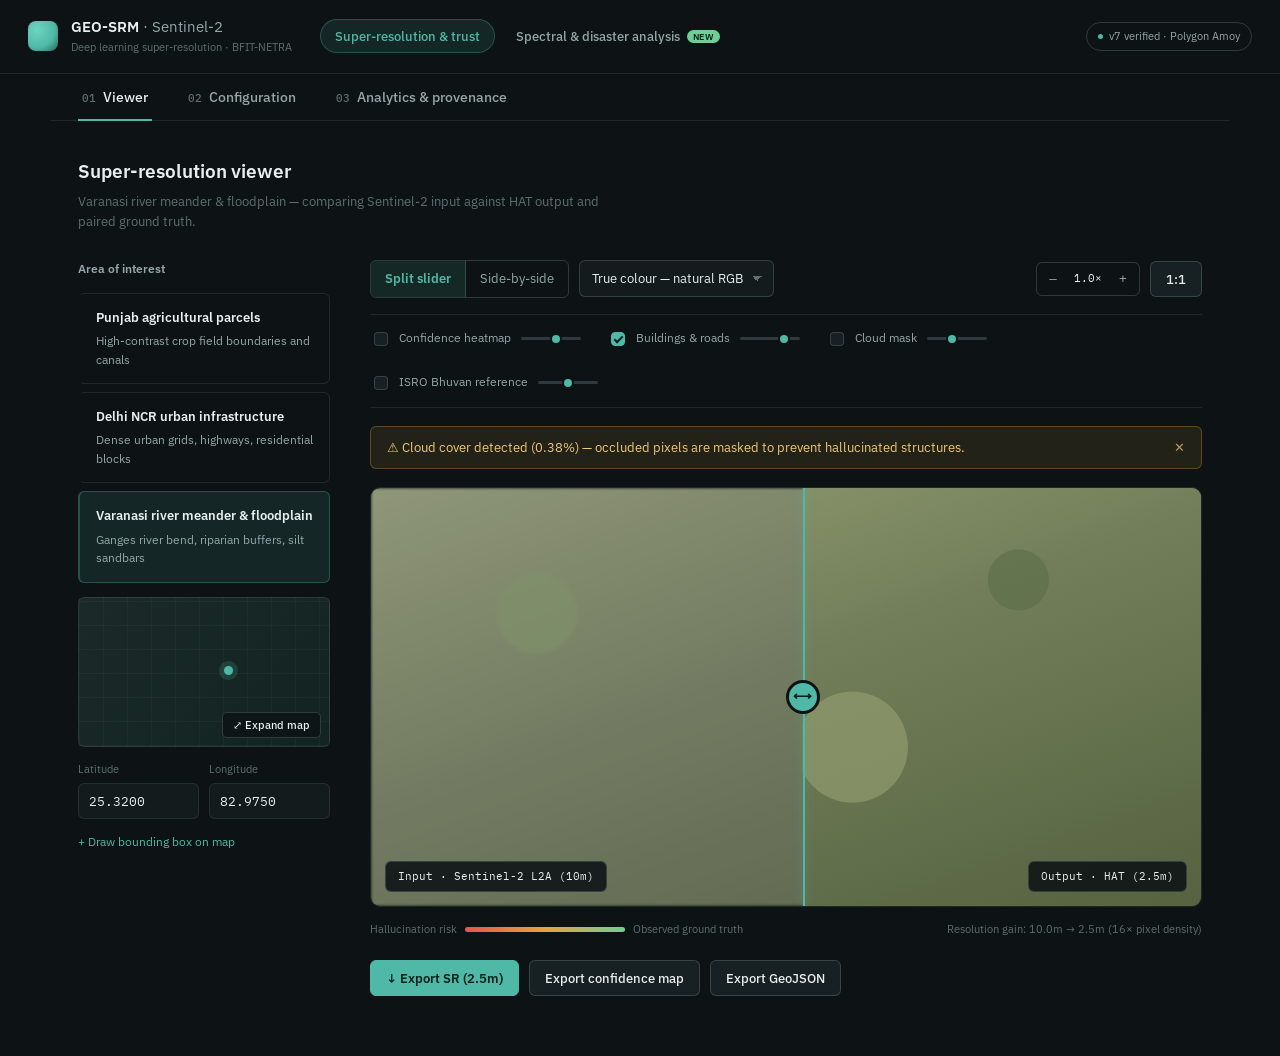
<file: frontend/geo-srm-redesign-v7.html>
<!DOCTYPE html>
<html lang="en">
<head>
<meta charset="UTF-8">
<title>BFIT-NETRA · Sentinel-2 — Redesign v2</title>
<link rel="icon" type="image/png" href="/static/assets/logo.png">
<link rel="shortcut icon" href="/static/assets/logo.png">
<link rel="preconnect" href="https://fonts.googleapis.com">
<link href="https://fonts.googleapis.com/css2?family=IBM+Plex+Sans:wght@400;500;600&family=IBM+Plex+Mono:wght@400;500&display=swap" rel="stylesheet">
<style>
  :root{
    --bg:#0D1315;
    --panel:#131B1D;
    --panel-raised:#172023;
    --border:rgba(140,170,172,0.14);
    --border-strong:rgba(140,170,172,0.26);
    --text-1:#E9EFEE;
    --text-2:#93A6A8;
    --text-3:#5C6F71;
    --accent:#4FB8A6;
    --accent-soft:rgba(79,184,166,0.12);
    --warn:#E8A33D;
    --warn-soft:rgba(232,163,61,0.10);
    --risk:#E2574C;
    --good:#6FCF97;
    --radius:10px;
    --radius-sm:6px;
    --sans:'IBM Plex Sans', -apple-system, sans-serif;
    --mono:'IBM Plex Mono', ui-monospace, monospace;
    --maxw:1180px;
  }
  *{box-sizing:border-box;}
  html,body{margin:0;padding:0;}
  body{
    background:var(--bg);color:var(--text-1);font-family:var(--sans);
    font-size:14px;line-height:1.55;-webkit-font-smoothing:antialiased;
  }
  ::selection{background:var(--accent-soft);}

  /* ---------- Header ---------- */
  header{
    display:flex;align-items:center;justify-content:space-between;
    padding:16px 28px;border-bottom:1px solid var(--border);
  }
  .brand{display:flex;align-items:center;gap:13px;}
  .brand-mark{
    width:30px;height:30px;border-radius:8px;flex-shrink:0;
    background:radial-gradient(circle at 30% 30%, #6ED4C2, var(--accent) 60%, #276456);
  }
  .brand-text h1{margin:0;font-size:14.5px;font-weight:600;}
  .brand-text h1 span{color:var(--text-2);font-weight:400;}
  .brand-text p{margin:1px 0 0;font-size:11px;color:var(--text-3);}
  .badge{
    display:flex;align-items:center;gap:6px;padding:5px 11px;border-radius:20px;
    font-size:11px;color:var(--text-2);border:1px solid var(--border-strong);
  }
  .badge .dot{width:5px;height:5px;border-radius:50%;background:var(--accent);}

  /* ---------- Tab nav ---------- */
  nav.tabs{
    display:flex;gap:6px;padding:0 28px;border-bottom:1px solid var(--border);
    max-width:var(--maxw);margin:0 auto;
  }
  nav.tabs button{
    font-family:var(--sans);background:none;border:none;color:var(--text-2);
    font-size:13.5px;font-weight:500;padding:14px 4px;margin-right:26px;
    cursor:pointer;position:relative;
  }
  nav.tabs button.active{color:var(--text-1);}
  nav.tabs button.active::after{
    content:"";position:absolute;left:0;right:0;bottom:-1px;height:2px;background:var(--accent);
  }
  nav.tabs button .n{
    font-family:var(--mono);font-size:10.5px;color:var(--text-3);margin-right:7px;
  }

  .page{display:none;max-width:var(--maxw);margin:0 auto;padding:36px 28px 60px;}
  .page.active{display:block;}

  /* ---------- Viewer page layout (AOI rail + main viewer) ---------- */
  .viewer-layout{display:grid;grid-template-columns:252px 1fr;gap:40px;}
  @media (max-width:900px){.viewer-layout{grid-template-columns:1fr;}}
  .aoi-rail h3{font-size:12px;font-weight:600;margin:0 0 14px;color:var(--text-2);text-transform:none;}

  .page-head{margin-bottom:28px;}
  .page-head h2{margin:0 0 6px;font-size:19px;font-weight:600;}
  .page-head p{margin:0;font-size:13px;color:var(--text-3);max-width:560px;}

  /* ---------- Viewer page ---------- */
  .toolbar{
    display:flex;align-items:center;justify-content:space-between;flex-wrap:wrap;gap:12px;
    margin-bottom:16px;
  }
  .toolbar-left,.toolbar-right{display:flex;align-items:center;gap:10px;flex-wrap:wrap;}
  select{
    background:var(--panel);border:1px solid var(--border-strong);border-radius:var(--radius-sm);
    padding:9px 30px 9px 12px;color:var(--text-1);font-family:var(--sans);font-size:13px;
    appearance:none;
    background-image:linear-gradient(45deg,transparent 50%,var(--text-3) 50%),linear-gradient(135deg,var(--text-3) 50%,transparent 50%);
    background-position:calc(100% - 16px) center, calc(100% - 11px) center;
    background-size:5px 5px,5px 5px;background-repeat:no-repeat;
  }
  .toggle-group{display:flex;border:1px solid var(--border-strong);border-radius:var(--radius-sm);overflow:hidden;}
  .toggle-group span{padding:8px 14px;font-size:12.5px;color:var(--text-2);cursor:pointer;}
  .toggle-group span.active{background:var(--accent-soft);color:var(--accent);font-weight:600;}
  .toggle-group span:not(:last-child){border-right:1px solid var(--border-strong);}
  .btn{
    font-family:var(--sans);font-size:12.5px;font-weight:500;padding:9px 15px;
    border-radius:var(--radius-sm);border:1px solid var(--border-strong);
    background:var(--panel-raised);color:var(--text-1);cursor:pointer;
  }
  .btn:hover{border-color:var(--accent);}
  .btn-primary{background:var(--accent);color:#08211C;border-color:var(--accent);font-weight:600;}
  .zoom-group{display:flex;align-items:center;gap:2px;border:1px solid var(--border-strong);border-radius:var(--radius-sm);padding:3px;}
  .zoom-group button{width:26px;height:26px;border:none;background:transparent;color:var(--text-2);border-radius:4px;cursor:pointer;}
  .zoom-group .zval{font-family:var(--mono);font-size:11px;padding:0 6px;}

  .layers-row{
    display:flex;gap:24px;flex-wrap:wrap;padding:14px 0;
    border-top:1px solid var(--border);border-bottom:1px solid var(--border);margin-bottom:18px;
  }
  .layer-toggle{display:flex;align-items:center;gap:8px;font-size:12px;color:var(--text-2);}
  .layer-toggle input[type=checkbox]{
    appearance:none;width:14px;height:14px;border-radius:4px;border:1px solid var(--border-strong);
    background:var(--panel-raised);cursor:pointer;position:relative;
  }
  .layer-toggle input[type=checkbox]:checked{background:var(--accent);border-color:var(--accent);}
  .layer-toggle input[type=checkbox]:checked::after{
    content:"";position:absolute;left:4px;top:1px;width:3px;height:7px;
    border:solid #08211C;border-width:0 2px 2px 0;transform:rotate(45deg);
  }
  .layer-toggle .opac{width:60px;}
  input[type=range]{-webkit-appearance:none;height:3px;border-radius:2px;background:var(--border-strong);outline:none;}
  input[type=range]::-webkit-slider-thumb{-webkit-appearance:none;width:12px;height:12px;border-radius:50%;background:var(--accent);cursor:pointer;border:2px solid #0D1315;}

  .alert{
    padding:11px 16px;border-radius:var(--radius-sm);background:var(--warn-soft);
    border:1px solid rgba(232,163,61,.3);display:flex;align-items:center;gap:10px;
    font-size:12.5px;color:#F0C879;margin-bottom:18px;
  }
  .alert .x{margin-left:auto;cursor:pointer;opacity:.7;}

  .viewer{
    display:grid;grid-template-columns:1fr 1fr 1fr;gap:1px;background:var(--border);
    border-radius:var(--radius);overflow:hidden;border:1px solid var(--border);
  }
  .pane{background:var(--panel);}
  .pane-head{padding:11px 14px;font-size:12px;color:var(--text-2);border-bottom:1px solid var(--border);display:flex;justify-content:space-between;}
  .pane-head b{color:var(--text-1);font-weight:600;}
  .pane-img{height:320px;}
  .tex1{background:radial-gradient(circle at 20% 30%, rgba(120,150,90,.55) 0 40px, transparent 41px),radial-gradient(circle at 60% 65%, rgba(150,160,110,.5) 0 55px, transparent 56px),radial-gradient(circle at 80% 20%, rgba(90,110,70,.5) 0 30px, transparent 31px),linear-gradient(160deg,#8F9A6E,#6F7C55 45%,#54613F);filter:saturate(.75) contrast(.9) blur(1.5px);}
  .tex2{background:radial-gradient(circle at 22% 32%, rgba(120,150,90,.65) 0 40px, transparent 41px),radial-gradient(circle at 58% 62%, rgba(150,160,110,.6) 0 55px, transparent 56px),radial-gradient(circle at 78% 22%, rgba(90,110,70,.6) 0 30px, transparent 31px),linear-gradient(160deg,#94A072,#727F58 45%,#576440);filter:saturate(.9) contrast(1.05);}
  .tex3{background:radial-gradient(circle at 24% 34%, rgba(110,120,95,.6) 0 38px, transparent 39px),radial-gradient(circle at 55% 60%, rgba(160,150,120,.55) 0 60px, transparent 61px),linear-gradient(160deg,#8D8975,#6D6C5B 45%,#524F42);filter:saturate(.8) contrast(1);}
  .pane-foot{padding:9px 14px;display:flex;justify-content:space-between;font-family:var(--mono);font-size:10.5px;color:var(--text-3);border-top:1px solid var(--border);}

  .scale-bar{margin-top:18px;display:flex;flex-direction:column;gap:8px;}
  .scale-bar .grad{height:6px;border-radius:3px;background:linear-gradient(90deg,var(--risk),var(--warn),var(--good));}
  .scale-bar .labels{display:flex;justify-content:space-between;font-size:10.5px;color:var(--text-3);}

  .export-row{display:flex;gap:10px;margin-top:22px;}

  /* ---------- Configuration page ---------- */
  .config-grid{display:grid;grid-template-columns:1fr 1fr;gap:56px;}
  @media (max-width:820px){.config-grid{grid-template-columns:1fr;}}
  .config-col h3{font-size:13px;font-weight:600;margin:0 0 16px;color:var(--text-1);}
  .aoi-card{
    padding:14px 16px;border-radius:var(--radius-sm);border:1px solid var(--border);
    border-left:2px solid transparent;cursor:pointer;margin-bottom:8px;
  }
  .aoi-card:hover{border-color:var(--border-strong);}
  .aoi-card.active{border-left-color:var(--accent);background:var(--accent-soft);border-color:rgba(79,184,166,.3);}
  .aoi-card h4{margin:0 0 4px;font-size:13px;font-weight:600;}
  .aoi-card p{margin:0;font-size:12px;color:var(--text-2);}
  .map-preview{
    height:150px;border-radius:var(--radius-sm);margin-top:14px;position:relative;overflow:hidden;
    border:1px solid var(--border);
    background:repeating-linear-gradient(0deg, rgba(255,255,255,.03) 0 1px, transparent 1px 24px),repeating-linear-gradient(90deg, rgba(255,255,255,.03) 0 1px, transparent 1px 24px),linear-gradient(135deg,#1B2A28,#122320);
  }
  .map-preview .pin{position:absolute;top:46%;left:58%;width:9px;height:9px;border-radius:50%;background:var(--accent);box-shadow:0 0 0 5px rgba(79,184,166,.18);}
  .map-expand-btn{
    position:absolute;bottom:8px;right:8px;padding:5px 10px;font-size:10.5px;font-weight:500;
    border-radius:5px;border:1px solid var(--border-strong);background:rgba(13,19,21,.85);
    color:var(--text-1);cursor:pointer;font-family:var(--sans);
  }
  .map-expand-btn:hover{border-color:var(--accent);color:var(--accent);}

  /* ---------- Full map modal ---------- */
  .map-modal-overlay{
    display:none;position:fixed;inset:0;background:rgba(6,9,10,.72);z-index:100;
    align-items:center;justify-content:center;padding:28px;
  }
  .map-modal-overlay.open{display:flex;}
  .map-modal{
    width:100%;max-width:1120px;height:88vh;background:var(--bg);border:1px solid var(--border-strong);
    border-radius:12px;display:flex;flex-direction:column;overflow:hidden;
  }
  .map-modal-head{
    display:flex;align-items:center;justify-content:space-between;padding:16px 20px;
    border-bottom:1px solid var(--border);
  }
  .map-modal-head h3{margin:0;font-size:14.5px;font-weight:600;}
  .map-modal-close{
    width:30px;height:30px;border-radius:50%;border:1px solid var(--border-strong);background:var(--panel-raised);
    color:var(--text-2);cursor:pointer;font-size:14px;
  }
  .map-modal-close:hover{color:var(--text-1);border-color:var(--accent);}
  .map-modal-toolbar{
    display:flex;align-items:center;gap:12px;padding:14px 20px;border-bottom:1px solid var(--border);
    flex-wrap:wrap;
  }
  .map-search{
    flex:1;min-width:220px;display:flex;align-items:center;gap:8px;
    background:var(--panel);border:1px solid var(--border-strong);border-radius:var(--radius-sm);
    padding:9px 12px;
  }
  .map-search input{
    flex:1;background:none;border:none;outline:none;color:var(--text-1);
    font-family:var(--sans);font-size:13px;
  }
  .map-search .icon{color:var(--text-3);font-size:13px;}
  .map-modal-toolbar .divider{width:1px;height:22px;background:var(--border-strong);}
  .map-modal-toolbar .coord-inline{display:flex;align-items:center;gap:6px;}
  .map-modal-toolbar .coord-inline input{
    width:88px;background:var(--panel);border:1px solid var(--border);border-radius:var(--radius-sm);
    padding:8px 9px;color:var(--text-1);font-family:var(--mono);font-size:12px;
  }
  .map-modal-body{flex:1;position:relative;overflow:hidden;}
  .map-canvas{
    position:absolute;inset:0;
    background:
      repeating-linear-gradient(0deg, rgba(255,255,255,.035) 0 1px, transparent 1px 34px),
      repeating-linear-gradient(90deg, rgba(255,255,255,.035) 0 1px, transparent 1px 34px),
      radial-gradient(circle at 35% 40%, #22403A 0, transparent 45%),
      radial-gradient(circle at 68% 62%, #1E3630 0, transparent 40%),
      linear-gradient(135deg,#16211F,#0F1917);
  }
  .map-canvas .pin-lg{
    position:absolute;top:44%;left:56%;width:16px;height:16px;border-radius:50%;
    background:var(--accent);box-shadow:0 0 0 8px rgba(79,184,166,.16);
  }
  .map-canvas .bbox{
    position:absolute;top:36%;left:46%;width:220px;height:150px;
    border:2px solid var(--accent);background:rgba(79,184,166,.08);border-radius:2px;
  }
  .map-modal-foot{
    display:flex;align-items:center;justify-content:space-between;padding:14px 20px;
    border-top:1px solid var(--border);
  }
  .map-modal-foot .coords-readout{font-family:var(--mono);font-size:12px;color:var(--text-2);}
  .map-zoom-controls{
    position:absolute;bottom:16px;right:16px;display:flex;flex-direction:column;
    border:1px solid var(--border-strong);border-radius:var(--radius-sm);overflow:hidden;
  }
  .map-zoom-controls button{
    width:32px;height:32px;background:var(--panel-raised);border:none;border-bottom:1px solid var(--border);
    color:var(--text-1);cursor:pointer;font-size:15px;
  }
  .map-zoom-controls button:last-child{border-bottom:none;}
  .coord-row{display:flex;gap:10px;margin-top:14px;}
  .field{flex:1;}
  .field label{display:block;font-size:11px;color:var(--text-3);margin-bottom:5px;}
  .field input{width:100%;background:var(--panel);border:1px solid var(--border);border-radius:var(--radius-sm);padding:9px 10px;color:var(--text-1);font-family:var(--mono);font-size:12.5px;}
  .link-action{font-size:12px;color:var(--accent);cursor:pointer;margin-top:14px;display:inline-block;}

  .form-group{margin-bottom:20px;}
  .form-group label{display:block;font-size:12px;color:var(--text-2);margin-bottom:7px;}
  .form-group select{width:100%;padding:10px 30px 10px 12px;}
  .slider-row{display:flex;align-items:center;justify-content:space-between;margin-bottom:8px;}
  .slider-row label{margin:0;font-size:12px;color:var(--text-2);}
  .slider-row .val{font-family:var(--mono);font-size:12px;color:var(--accent);}
  .form-group input[type=range]{width:100%;}

  /* ---------- Analytics page ---------- */
  .analytics-grid{display:grid;grid-template-columns:1fr 1fr;gap:24px;margin-bottom:24px;}
  @media (max-width:900px){.analytics-grid{grid-template-columns:1fr;}}

  .acard{border:1px solid var(--border);border-radius:var(--radius);padding:26px 28px;background:var(--panel);}
  .acard.full{width:100%;}
  .acard-head{display:flex;align-items:center;justify-content:space-between;gap:12px;margin-bottom:22px;}
  .acard-head h3{margin:0;font-size:14.5px;font-weight:600;}

  .pill-badge{font-size:10.5px;font-weight:600;padding:4px 10px;border-radius:12px;white-space:nowrap;letter-spacing:.2px;}
  .pill-badge.teal{color:var(--accent);background:var(--accent-soft);}
  .pill-badge.violet{color:#C9BBF0;background:rgba(201,187,240,.12);}
  .pill-badge.amber{color:var(--warn);background:var(--warn-soft);}
  .pill-badge.neutral{color:var(--text-2);background:var(--panel-raised);border:1px solid var(--border-strong);}

  .tile-grid{display:grid;grid-template-columns:1fr 1fr;gap:14px;}
  .tile-grid-3{grid-template-columns:repeat(3,1fr);}
  @media (max-width:520px){.tile-grid-3{grid-template-columns:1fr 1fr;}}
  .tile{padding:16px 18px;border-radius:var(--radius-sm);background:var(--panel-raised);border:1px solid var(--border);}
  .tile .v{font-family:var(--mono);font-size:21px;font-weight:500;color:var(--text-1);white-space:nowrap;}
  .tile .v .unit{font-size:12px;color:var(--text-3);font-weight:400;margin-left:4px;}
  .tile .v.good{color:var(--good);}
  .tile .l{font-size:11px;color:var(--text-3);margin-top:6px;}

  .acard-note{font-size:12.5px;color:var(--text-2);margin:20px 0 0;line-height:1.6;padding-top:18px;border-top:1px solid var(--border);}
  .kv-strip{display:flex;gap:32px;margin-top:20px;padding-top:18px;border-top:1px solid var(--border);flex-wrap:wrap;}
  .kv-strip div{font-size:11.5px;color:var(--text-3);}
  .kv-strip div b{display:block;color:var(--text-1);font-family:var(--mono);font-size:12.5px;font-weight:500;margin-top:4px;}

  .pipeline-grid{
    display:grid;grid-template-columns:repeat(auto-fit,minmax(210px,1fr));gap:14px;
  }
  .pcell{background:var(--panel-raised);border:1px solid var(--border);border-radius:var(--radius-sm);padding:14px 16px;}
  .pcell .l{font-size:10.5px;color:var(--text-3);margin-bottom:7px;letter-spacing:.2px;}
  .pcell .v{font-family:var(--mono);font-size:12.5px;color:var(--text-1);line-height:1.6;}
  .chain-row{
    display:flex;align-items:center;justify-content:space-between;flex-wrap:wrap;gap:12px;
    margin-top:20px;padding:16px 18px;border:1px solid var(--border);border-radius:var(--radius-sm);
    background:var(--panel-raised);
  }
  .chain-row p{margin:0;font-size:12px;color:var(--text-2);}
  .chain-row p b{color:var(--text-1);font-weight:600;}

  /* ---------- Mode pills (header) ---------- */
  .mode-pills{display:flex;gap:6px;}
  .mode-pill{
    display:flex;align-items:center;gap:7px;padding:8px 14px;border-radius:20px;
    font-size:12.5px;font-weight:500;color:var(--text-2);border:1px solid transparent;
    cursor:pointer;background:transparent;font-family:var(--sans);
  }
  .mode-pill.active{background:var(--accent-soft);color:var(--accent);border-color:rgba(79,184,166,.3);}
  .mode-pill .tag-new{
    font-size:9px;font-weight:600;color:#08211C;background:var(--good);
    padding:1px 6px;border-radius:8px;letter-spacing:.3px;
  }

  /* ---------- Split slider comparison ---------- */
  .split-view{
    position:relative;height:420px;border-radius:var(--radius);overflow:hidden;
    border:1px solid var(--border);user-select:none;
  }
  .split-view .layer{position:absolute;inset:0;}
  .split-view .layer.over{clip-path:inset(0 0 0 52%);}
  .split-handle{position:absolute;top:0;bottom:0;left:52%;width:0;pointer-events:none;}
  .split-handle::before{
    content:"";position:absolute;top:0;bottom:0;left:0;width:2px;background:var(--accent);
    box-shadow:0 0 10px rgba(79,184,166,.6);
  }
  .split-grip{
    position:absolute;top:50%;left:0;transform:translate(-50%,-50%);
    width:34px;height:34px;border-radius:50%;background:var(--accent);color:#08211C;
    display:flex;align-items:center;justify-content:center;font-size:13px;font-weight:600;
    cursor:ew-resize;pointer-events:all;border:3px solid var(--bg);
  }
  .split-tag{
    position:absolute;bottom:14px;padding:6px 12px;border-radius:6px;
    background:rgba(13,19,21,.88);font-size:11px;color:var(--text-1);
    border:1px solid var(--border-strong);font-family:var(--mono);
  }
  .split-tag.left{left:14px;}
  .split-tag.right{right:14px;}
  .split-legend{
    display:flex;align-items:center;justify-content:space-between;flex-wrap:wrap;gap:10px;
    margin-top:14px;font-size:11px;color:var(--text-3);
  }
  .split-legend .grad-inline{width:160px;height:5px;border-radius:3px;background:linear-gradient(90deg,var(--risk),var(--warn),var(--good));}
  .split-legend .legend-l{display:flex;align-items:center;gap:8px;}
</style>
</head>
<body>

<header>
  <div style="display:flex;align-items:center;gap:28px;">
    <div class="brand">
      <div class="brand-mark"></div>
      <div class="brand-text">
        <h1>GEO-SRM <span>· Sentinel-2</span></h1>
        <p>Deep learning super-resolution · BFIT-NETRA</p>
      </div>
    </div>
    <div class="mode-pills">
      <button class="mode-pill active" data-mode="sr">Super-resolution &amp; trust</button>
      <button class="mode-pill" data-mode="spectral">Spectral &amp; disaster analysis <span class="tag-new">NEW</span></button>
    </div>
  </div>
  <div class="badge"><span class="dot"></span> v7 verified · Polygon Amoy</div>
</header>

<nav class="tabs">
  <button class="active" data-page="viewer"><span class="n">01</span>Viewer</button>
  <button data-page="config"><span class="n">02</span>Configuration</button>
  <button data-page="analytics"><span class="n">03</span>Analytics &amp; provenance</button>
</nav>

<!-- ============ PAGE 1: VIEWER ============ -->
<section class="page active" id="page-viewer">
  <div class="page-head">
    <h2>Super-resolution viewer</h2>
    <p>Varanasi river meander &amp; floodplain — comparing Sentinel-2 input against HAT output and paired ground truth.</p>
  </div>

  <div class="viewer-layout">
  <div class="aoi-rail">
    <h3>Area of interest</h3>
    <div class="aoi-card">
      <h4>Punjab agricultural parcels</h4>
      <p>High-contrast crop field boundaries and canals</p>
    </div>
    <div class="aoi-card">
      <h4>Delhi NCR urban infrastructure</h4>
      <p>Dense urban grids, highways, residential blocks</p>
    </div>
    <div class="aoi-card active">
      <h4>Varanasi river meander &amp; floodplain</h4>
      <p>Ganges river bend, riparian buffers, silt sandbars</p>
    </div>
    <div class="map-preview">
      <div class="pin"></div>
      <button class="map-expand-btn" id="open-map-modal" title="Open full map">⤢ Expand map</button>
    </div>
    <div class="coord-row">
      <div class="field"><label>Latitude</label><input value="25.3200"></div>
      <div class="field"><label>Longitude</label><input value="82.9750"></div>
    </div>
    <span class="link-action" id="open-map-modal-2">+ Draw bounding box on map</span>
  </div>

  <div class="viewer-main">
  <div class="toolbar">
    <div class="toolbar-left">
      <div class="toggle-group" id="view-toggle">
        <span class="active" data-view="split">Split slider</span>
        <span data-view="grid">Side-by-side</span>
      </div>
      <select><option>True colour — natural RGB</option></select>
    </div>
    <div class="toolbar-right">
      <div class="zoom-group"><button>–</button><span class="zval">1.0×</span><button>+</button></div>
      <button class="btn">1:1</button>
    </div>
  </div>

  <div class="layers-row">
    <label class="layer-toggle"><input type="checkbox"> Confidence heatmap <input type="range" class="opac" value="60"></label>
    <label class="layer-toggle"><input type="checkbox" checked> Buildings &amp; roads <input type="range" class="opac" value="80"></label>
    <label class="layer-toggle"><input type="checkbox"> Cloud mask <input type="range" class="opac" value="40"></label>
    <label class="layer-toggle"><input type="checkbox"> ISRO Bhuvan reference <input type="range" class="opac" value="50"></label>
  </div>

  <div class="alert">⚠ Cloud cover detected (0.38%) — occluded pixels are masked to prevent hallucinated structures.<span class="x">✕</span></div>

  <!-- Split slider comparison (default) -->
  <div class="split-view" id="split-view">
    <div class="layer base tex1"></div>
    <div class="layer over tex2" id="split-over"></div>
    <div class="split-handle" id="split-handle">
      <div class="split-grip">⟷</div>
    </div>
    <div class="split-tag left">Input · Sentinel-2 L2A (10m)</div>
    <div class="split-tag right">Output · HAT (2.5m)</div>
  </div>
  <div class="split-legend">
    <div class="legend-l"><span>Hallucination risk</span><div class="grad-inline"></div><span>Observed ground truth</span></div>
    <span>Resolution gain: 10.0m → 2.5m (16× pixel density)</span>
  </div>

  <!-- Side-by-side 3-pane comparison (alternate) -->
  <div class="viewer" id="grid-view" style="display:none;margin-top:0;">
    <div class="pane">
      <div class="pane-head">Input <b>Sentinel-2 L2A · 10m</b></div>
      <div class="pane-img tex1"></div>
      <div class="pane-foot"><span>128 × 128 px</span><span>LR source</span></div>
    </div>
    <div class="pane">
      <div class="pane-head">Output <b>HAT · 2.5m</b></div>
      <div class="pane-img tex2"></div>
      <div class="pane-foot"><span>512 × 512 px</span><span>4× / 16× density</span></div>
    </div>
    <div class="pane">
      <div class="pane-head">Reference <b>Ground truth · 1.5m</b></div>
      <div class="pane-img tex3"></div>
      <div class="pane-foot"><span>SPOT 6/7 optical</span><span>Paired ground truth</span></div>
    </div>
  </div>

  <div class="export-row">
    <button class="btn btn-primary">↓ Export SR (2.5m)</button>
    <button class="btn">Export confidence map</button>
    <button class="btn">Export GeoJSON</button>
  </div>
  </div><!-- /viewer-main -->
  </div><!-- /viewer-layout -->
</section>

<!-- ============ PAGE: SPECTRAL & DISASTER ANALYSIS (placeholder) ============ -->
<section class="page" id="page-spectral">
  <div class="page-head">
    <h2>Spectral &amp; disaster analysis</h2>
    <p>NDVI, burn scars, flood extent and change detection on the same super-resolved Sentinel-2 stack.</p>
  </div>
  <div style="border:1px dashed var(--border-strong);border-radius:var(--radius);padding:48px 24px;text-align:center;color:var(--text-3);font-size:13px;">
    This module is coming soon — it will reuse the AOI and HAT output from the Super-resolution tab.
  </div>
</section>

<!-- ============ PAGE 2: CONFIGURATION ============ -->
<section class="page" id="page-config">
  <div class="page-head">
    <h2>Configuration</h2>
    <p>Set up the inference engine before running super-resolution. Area selection now lives in the Viewer tab.</p>
  </div>

  <div class="config-grid" style="grid-template-columns:1fr;max-width:480px;">
    <div class="config-col">
      <h3>Model &amp; inference engine</h3>
      <div class="form-group">
        <label>Architecture</label>
        <select><option>HAT — Hybrid Attention Transformer</option></select>
      </div>
      <div class="form-group">
        <label>Target resolution</label>
        <select><option>4× upscaling — 10.0m → 2.5m (sub-4m GSD)</option></select>
      </div>
      <div class="form-group">
        <label>Acquisition mode</label>
        <div class="toggle-group" style="width:100%;">
          <span class="active" style="flex:1;text-align:center;">Single pass</span>
          <span style="flex:1;text-align:center;">Multi-temporal (3-pass)</span>
        </div>
      </div>
      <div class="form-group">
        <div class="slider-row"><label>MC-dropout passes</label><span class="val">8 passes</span></div>
        <input type="range" min="1" max="16" value="8">
      </div>
      <span class="link-action">↑ Upload custom GeoTIFF / tile</span>
    </div>
  </div>
</section>

<!-- ============ PAGE 3: ANALYTICS ============ -->
<section class="page" id="page-analytics">
  <div class="page-head">
    <h2>Analytics &amp; provenance</h2>
    <p>Uncertainty, validation against ground truth, detected infrastructure, and the inference chain of custody.</p>
  </div>

  <div class="analytics-grid">
    <div class="acard">
      <div class="acard-head">
        <h3>Hallucination &amp; uncertainty</h3>
        <span class="pill-badge teal">The USP</span>
      </div>
      <div class="tile-grid">
        <div class="tile"><div class="v good">97.66%</div><div class="l">Avg. confidence score</div></div>
        <div class="tile"><div class="v">0</div><div class="l">MC-dropout variance</div></div>
        <div class="tile"><div class="v">0.84°</div><div class="l">Spectral angle (SAM)</div></div>
        <div class="tile"><div class="v">0.0008</div><div class="l">Cycle-consistency MAE</div></div>
      </div>
      <p class="acard-note">Verified via ESA opensr-test and Monte-Carlo dropout variance, so judges can check whether fine boundaries are physically observed by Sentinel-2 or synthesised by the model.</p>
    </div>

    <div class="acard">
      <div class="acard-head">
        <h3>Validation vs. HR reference</h3>
        <span class="pill-badge violet">Paired ground truth</span>
      </div>
      <div class="tile-grid">
        <div class="tile"><div class="v">12.81<span class="unit">dB</span></div><div class="l">PSNR vs HR reference</div></div>
        <div class="tile"><div class="v">0.0742</div><div class="l">SSIM structure index</div></div>
        <div class="tile"><div class="v">17.45</div><div class="l">ERGAS synthesis error</div></div>
        <div class="tile"><div class="v">912<span class="unit">ms</span></div><div class="l">Inference latency (CPU)</div></div>
      </div>
      <div class="kv-strip">
        <div>AROSICS shift (x, y)<b>−32px, −32px</b></div>
        <div>Reference source<b>WorldStrat · SPOT 1.5m</b></div>
        <div>Last validated<b>2026-09-14</b></div>
      </div>
    </div>
  </div>

  <div class="acard full" style="margin-bottom:24px;">
    <div class="acard-head">
      <h3>Detected infrastructure</h3>
      <span class="pill-badge amber">Multi-class extraction</span>
    </div>
    <div class="tile-grid tile-grid-3">
      <div class="tile"><div class="v">572</div><div class="l">Building footprints</div></div>
      <div class="tile"><div class="v">0.65<span class="unit">km</span></div><div class="l">Road corridors</div></div>
      <div class="tile"><div class="v good">98.2%</div><div class="l">Detection confidence</div></div>
    </div>
    <p class="acard-note">Full vector topology exported as GeoJSON with per-feature confidence metrics for downstream GIS analysis.</p>
  </div>

  <div class="acard full">
    <div class="acard-head">
      <h3>Pipeline verification</h3>
      <span class="pill-badge neutral">Live provenance</span>
    </div>
    <div class="pipeline-grid">
      <div class="pcell"><div class="l">Active checkpoint</div><div class="v">hat_worldstrat_x4.onnx</div></div>
      <div class="pcell"><div class="l">Dropout mode</div><div class="v">MC-active · 8 passes</div></div>
      <div class="pcell"><div class="l">Array dimensions</div><div class="v">128×128 → 512×512</div></div>
      <div class="pcell"><div class="l">Stage 2 sharpening</div><div class="v">None (raw output)</div></div>
      <div class="pcell"><div class="l">Ground truth reference</div><div class="v">WorldStrat · SPOT 1.5m</div></div>
      <div class="pcell"><div class="l">Temporal fusion</div><div class="v">Single-pass (default)</div></div>
      <div class="pcell"><div class="l">Blockchain provenance</div><div class="v">v3 · 0x0194ca74…</div></div>
      <div class="pcell"><div class="l">Per-pixel variance</div><div class="v">min 0.0 · max 0.0</div></div>
    </div>
    <div class="chain-row">
      <p>On-chain provenance: <b>sub-11cm geo-tagging</b> · SHA-256 anchored to Polygon Amoy testnet, chain ID 80002</p>
      <button class="btn">View on explorer</button>
    </div>
  </div>
</section>

<!-- ============ FULL MAP MODAL ============ -->
<div class="map-modal-overlay" id="map-modal-overlay">
  <div class="map-modal">
    <div class="map-modal-head">
      <h3>Choose location</h3>
      <button class="map-modal-close" id="map-modal-close">✕</button>
    </div>
    <div class="map-modal-toolbar">
      <div class="map-search">
        <span class="icon">🔍</span>
        <input type="text" placeholder="Search a place — e.g. Varanasi, India">
      </div>
      <div class="divider"></div>
      <div class="coord-inline">
        <input type="text" placeholder="Lat" value="25.3200">
        <input type="text" placeholder="Lon" value="82.9750">
        <button class="btn btn-sm">Jump</button>
      </div>
      <div class="divider"></div>
      <button class="btn btn-sm" id="map-modal-draw">▭ Draw bounding box</button>
    </div>
    <div class="map-modal-body">
      <div class="map-canvas">
        <div class="pin-lg"></div>
        <div class="bbox"></div>
      </div>
      <div class="map-zoom-controls">
        <button>+</button>
        <button>–</button>
      </div>
    </div>
    <div class="map-modal-foot">
      <span class="coords-readout">Selected: Lat 25.3200 · Lon 82.9750 · bbox ~ 6.2 km × 4.1 km</span>
      <div style="display:flex;gap:10px;">
        <button class="btn" id="map-modal-cancel">Cancel</button>
        <button class="btn btn-primary" id="map-modal-apply">Apply selection</button>
      </div>
    </div>
  </div>
</div>

<script>
  // page tabs (Viewer / Configuration / Analytics)
  document.querySelectorAll('nav.tabs button').forEach(btn=>{
    btn.addEventListener('click',()=>{
      document.querySelectorAll('nav.tabs button').forEach(b=>b.classList.remove('active'));
      document.querySelectorAll('.page').forEach(p=>p.classList.remove('active'));
      btn.classList.add('active');
      document.getElementById('page-'+btn.dataset.page).classList.add('active');
    });
  });

  // header mode pills (Super-resolution vs Spectral & disaster)
  document.querySelectorAll('.mode-pill').forEach(pill=>{
    pill.addEventListener('click',()=>{
      document.querySelectorAll('.mode-pill').forEach(p=>p.classList.remove('active'));
      pill.classList.add('active');
      document.querySelectorAll('nav.tabs button').forEach(b=>b.classList.remove('active'));
      document.querySelectorAll('.page').forEach(p=>p.classList.remove('active'));
      if(pill.dataset.mode==='spectral'){
        document.getElementById('page-spectral').classList.add('active');
      }else{
        document.querySelector('nav.tabs button[data-page="viewer"]').classList.add('active');
        document.getElementById('page-viewer').classList.add('active');
      }
    });
  });

  // split slider vs side-by-side toggle
  document.getElementById('view-toggle').querySelectorAll('span').forEach(s=>{
    s.addEventListener('click',()=>{
      document.getElementById('view-toggle').querySelectorAll('span').forEach(x=>x.classList.remove('active'));
      s.classList.add('active');
      const split=s.dataset.view==='split';
      document.getElementById('split-view').style.display=split?'block':'none';
      document.querySelector('.split-legend').style.display=split?'flex':'none';
      document.getElementById('grid-view').style.display=split?'none':'grid';
    });
  });

  // draggable split handle
  (function(){
    const view=document.getElementById('split-view');
    const handle=document.getElementById('split-handle');
    const over=document.getElementById('split-over');
    let dragging=false;
    function setPct(clientX){
      const rect=view.getBoundingClientRect();
      let pct=((clientX-rect.left)/rect.width)*100;
      pct=Math.max(4,Math.min(96,pct));
      handle.style.left=pct+'%';
      over.style.clipPath='inset(0 0 0 '+pct+'%)';
    }
    handle.addEventListener('mousedown',()=>{dragging=true;});
    window.addEventListener('mouseup',()=>{dragging=false;});
    window.addEventListener('mousemove',(e)=>{if(dragging)setPct(e.clientX);});
    view.addEventListener('click',(e)=>{ if(e.target.closest('.split-grip')) return; setPct(e.clientX); });
  })();

  document.querySelectorAll('.aoi-card').forEach(c=>{
    c.addEventListener('click',()=>{
      document.querySelectorAll('.aoi-card').forEach(x=>x.classList.remove('active'));
      c.classList.add('active');
    });
  });
  document.querySelectorAll('.config-grid .toggle-group, .toolbar-left .toggle-group:not(#view-toggle)').forEach(g=>{
    g.querySelectorAll('span').forEach(s=>{
      s.addEventListener('click',()=>{
        g.querySelectorAll('span').forEach(x=>x.classList.remove('active'));
        s.classList.add('active');
      });
    });
  });
  document.querySelectorAll('input[type=range]').forEach(r=>{
    r.addEventListener('input',()=>{
      const row=r.closest('.slider-row');
      if(row) row.querySelector('.val').textContent = r.value + ' passes';
    });
  });
  // full map modal
  (function(){
    const overlay=document.getElementById('map-modal-overlay');
    const open=()=>overlay.classList.add('open');
    const close=()=>overlay.classList.remove('open');
    document.getElementById('open-map-modal').addEventListener('click',open);
    document.getElementById('open-map-modal-2').addEventListener('click',open);
    document.getElementById('map-modal-close').addEventListener('click',close);
    document.getElementById('map-modal-cancel').addEventListener('click',close);
    document.getElementById('map-modal-apply').addEventListener('click',close);
    overlay.addEventListener('click',(e)=>{ if(e.target===overlay) close(); });
  })();
</script>

</body>
</html>
</file>
